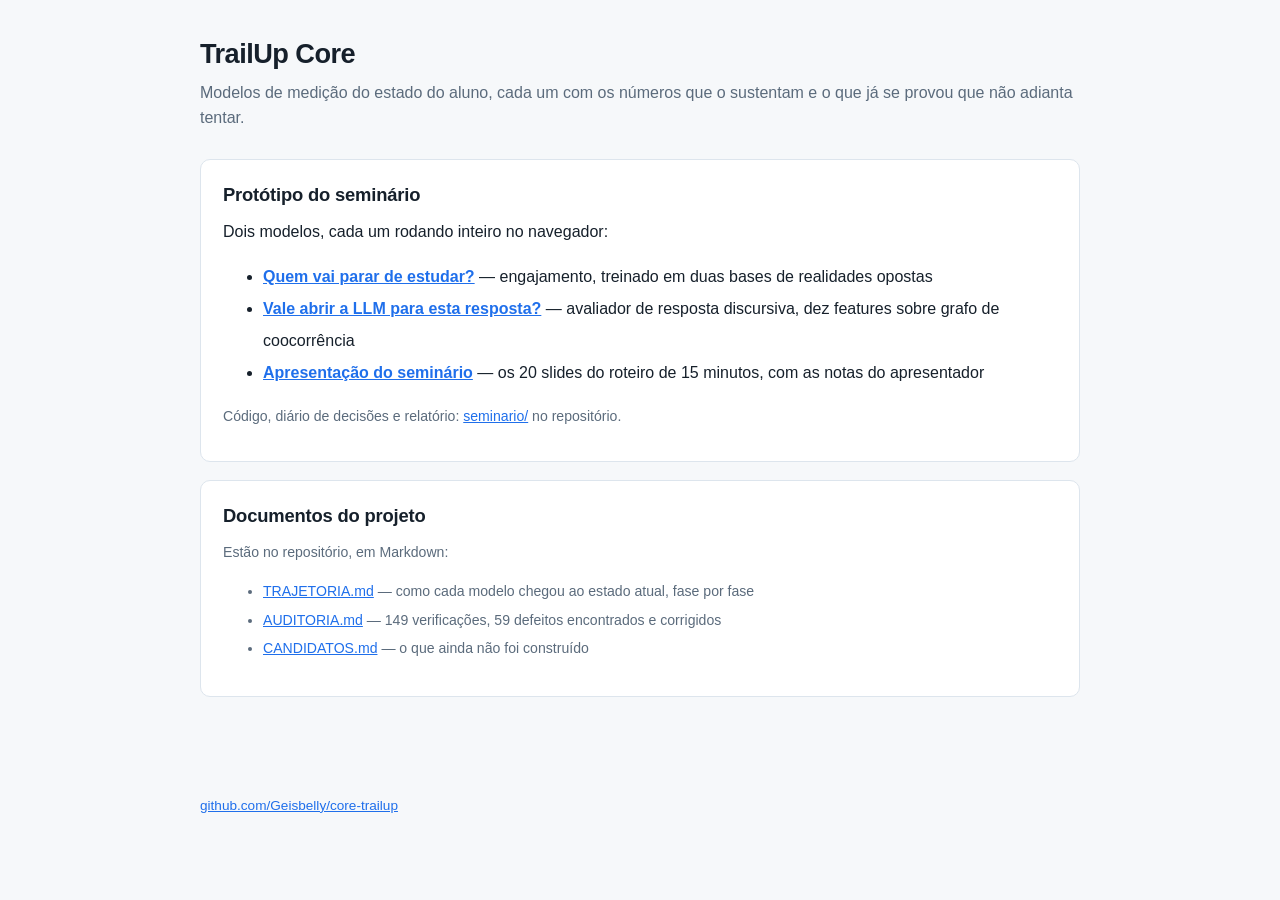
<file: docs/index.html>
<!doctype html>
<html lang="pt-BR">
<head>
<meta charset="utf-8">
<meta name="viewport" content="width=device-width,initial-scale=1">
<title>TrailUp Core</title>
<link rel="stylesheet" href="seminario/estilo.css">
</head>
<body>
<main>
  <h1>TrailUp Core</h1>
  <p class="sub">Modelos de medição do estado do aluno, cada um com os números
  que o sustentam e o que já se provou que não adianta tentar.</p>

  <section>
    <h2 style="margin-top:0">Protótipo do seminário</h2>
    <p style="margin-top:0">Dois modelos, cada um rodando inteiro no navegador:</p>
    <ul style="line-height:2">
      <li><strong><a href="seminario/">Quem vai parar de estudar?</a></strong>
      — engajamento, treinado em duas bases de realidades opostas</li>
      <li><strong><a href="seminario/discursivo.html">Vale abrir a LLM para esta
      resposta?</a></strong> — avaliador de resposta discursiva, dez features
      sobre grafo de coocorrência</li>
      <li><strong><a href="seminario/apresentacao.html">Apresentação do
      seminário</a></strong> — os 20 slides do roteiro de 15 minutos,
      com as notas do apresentador</li>
    </ul>
    <p class="nota">Código, diário de decisões e relatório:
    <a href="https://github.com/Geisbelly/core-trailup/tree/main/seminario">seminario/</a>
    no repositório.</p>
  </section>

  <section>
    <h2 style="margin-top:0">Documentos do projeto</h2>
    <p class="nota" style="margin-top:0">Estão no repositório, em Markdown:</p>
    <ul class="nota" style="line-height:2">
      <li><a href="https://github.com/Geisbelly/core-trailup/blob/main/docs/TRAJETORIA.md">TRAJETORIA.md</a>
      — como cada modelo chegou ao estado atual, fase por fase</li>
      <li><a href="https://github.com/Geisbelly/core-trailup/blob/main/docs/auditoria/AUDITORIA.md">AUDITORIA.md</a>
      — 149 verificações, 59 defeitos encontrados e corrigidos</li>
      <li><a href="https://github.com/Geisbelly/core-trailup/blob/main/docs/CANDIDATOS.md">CANDIDATOS.md</a>
      — o que ainda não foi construído</li>
    </ul>
  </section>
</main>
<footer>
  <a href="https://github.com/Geisbelly/core-trailup">github.com/Geisbelly/core-trailup</a>
</footer>
</body>
</html>
</file>
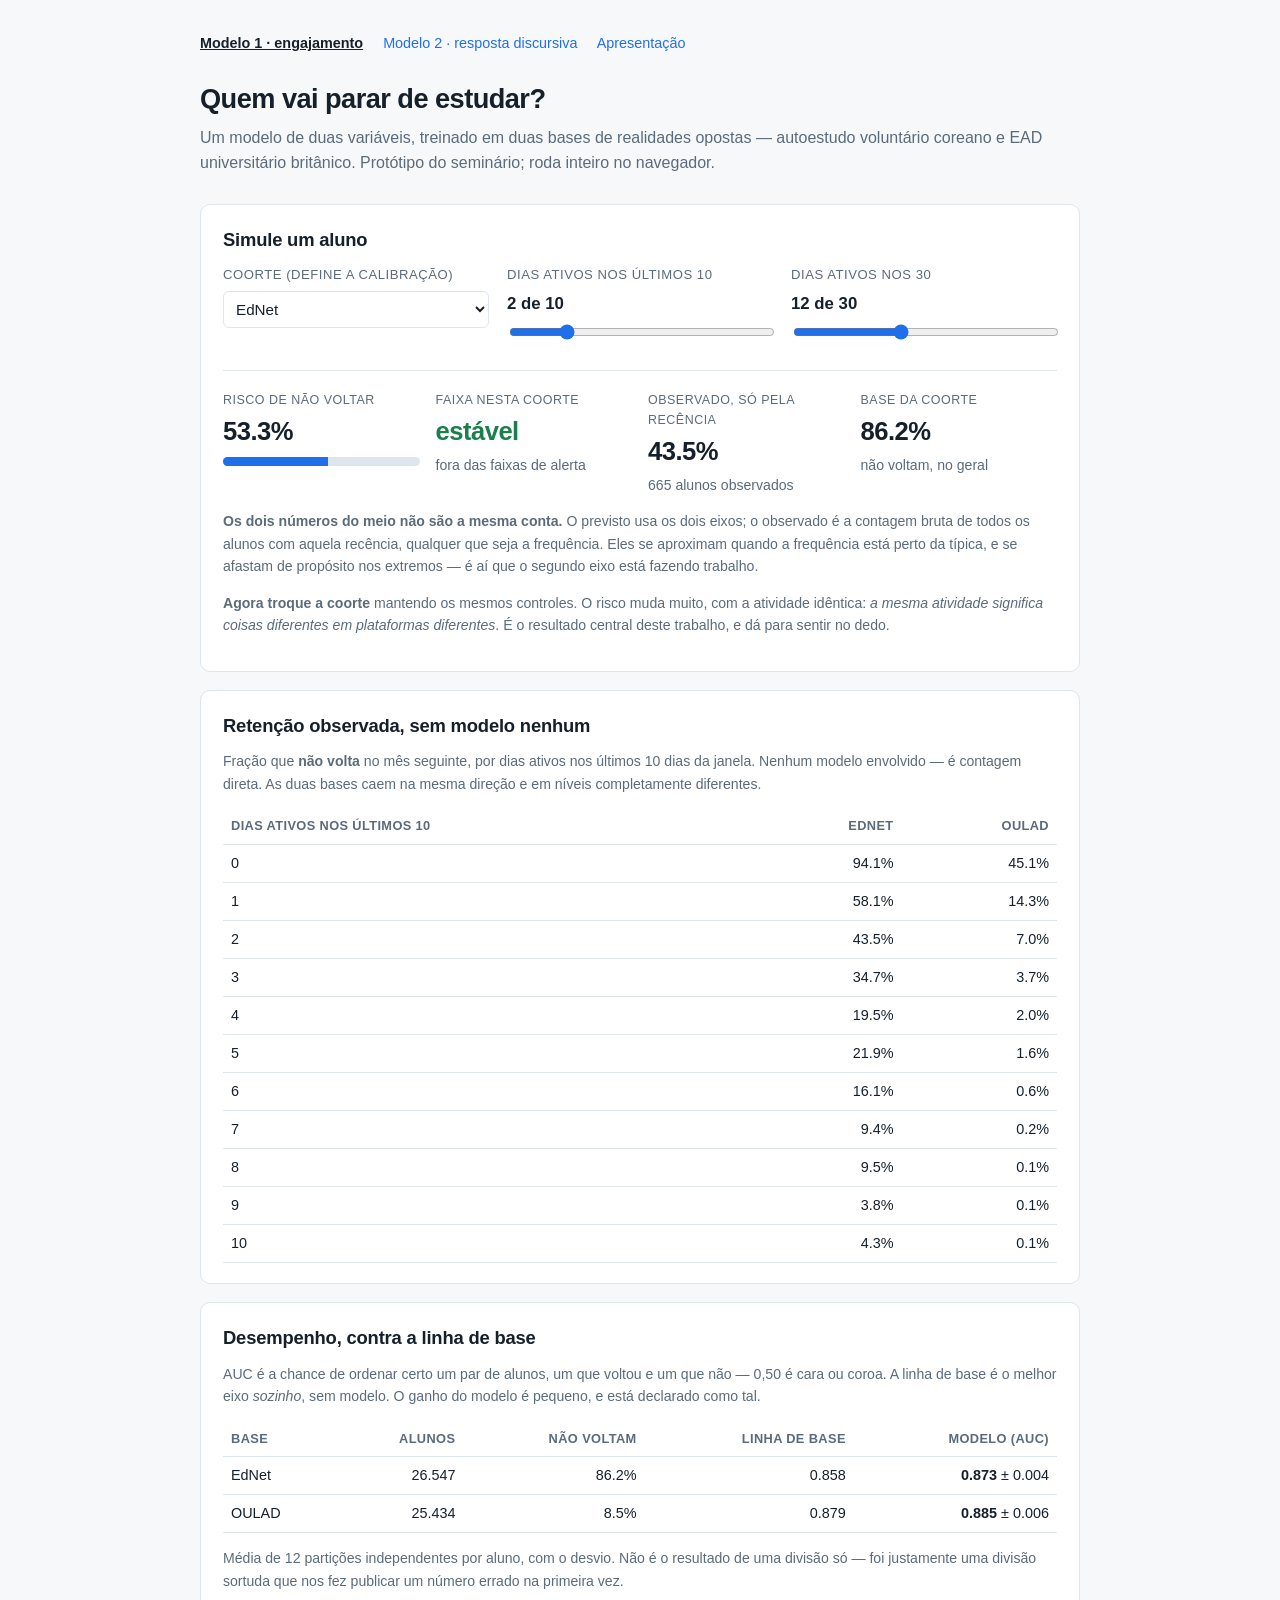
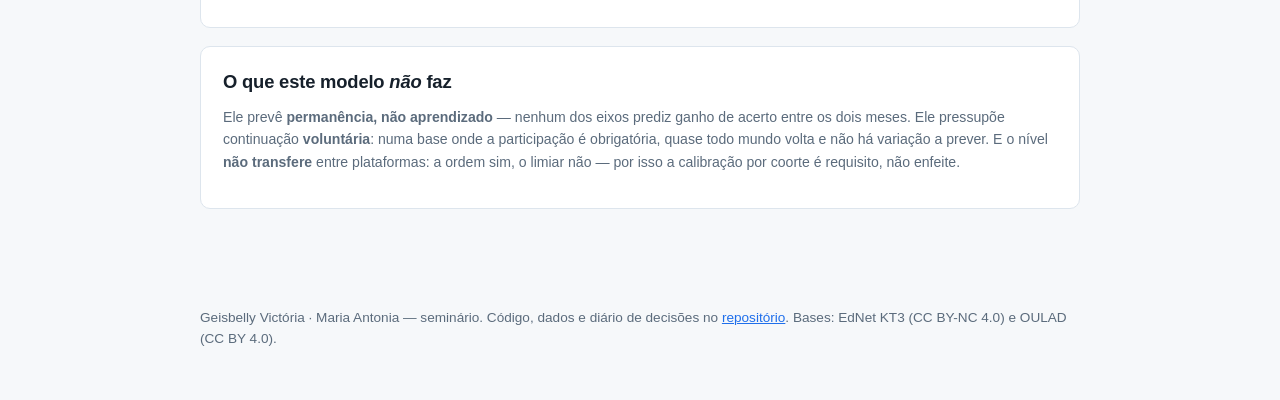
<file: docs/seminario/index.html>
<!doctype html>
<html lang="pt-BR">
<head>
<meta charset="utf-8">
<meta name="viewport" content="width=device-width,initial-scale=1">
<title>Quem vai parar de estudar?</title>
<link rel="stylesheet" href="estilo.css">
<style>
nav{margin-bottom:22px;font-size:.9rem}
nav a{margin-right:16px;text-decoration:none}
nav a[aria-current]{color:var(--tinta);font-weight:600;text-decoration:underline}
</style>
</head>
<body>
<main>
  <nav>
    <a href="./" aria-current="page">Modelo 1 &middot; engajamento</a>
    <a href="discursivo.html">Modelo 2 &middot; resposta discursiva</a>
    <a href="apresentacao.html">Apresenta&ccedil;&atilde;o</a>
  </nav>

  <h1>Quem vai parar de estudar?</h1>
  <p class="sub">Um modelo de duas variáveis, treinado em duas bases de
  realidades opostas — autoestudo voluntário coreano e EAD universitário
  britânico. Protótipo do seminário; roda inteiro no navegador.</p>

  <p id="erro" class="aviso" hidden></p>

  <section>
    <h2 style="margin-top:0">Simule um aluno</h2>
    <div class="campos">
      <div>
        <label for="coorte">Coorte (define a calibração)</label>
        <select id="coorte"></select>
      </div>
      <div>
        <label for="recentes">Dias ativos nos últimos 10</label>
        <div class="valor" id="vr" style="margin-bottom:4px"></div>
        <input type="range" id="recentes" min="0" max="10" value="2">
      </div>
      <div>
        <label for="ativos">Dias ativos nos 30</label>
        <div class="valor" id="va" style="margin-bottom:4px"></div>
        <input type="range" id="ativos" min="0" max="30" value="12">
      </div>
    </div>

    <div class="saida">
      <div class="cartao">
        <div class="rot">Risco de não voltar</div>
        <div class="num" id="risco">—</div>
        <div class="barra"><i id="barra"></i></div>
      </div>
      <div class="cartao">
        <div class="rot">Faixa nesta coorte</div>
        <div class="num" id="faixa">—</div>
        <div class="nota" id="faixaTxt" style="margin-top:2px"></div>
      </div>
      <div class="cartao">
        <div class="rot">Observado, só pela recência</div>
        <div class="num" id="obs">—</div>
        <div class="nota" id="obsN" style="margin-top:2px"></div>
      </div>
      <div class="cartao">
        <div class="rot">Base da coorte</div>
        <div class="num" id="retencao">—</div>
        <div class="nota" style="margin-top:2px">não voltam, no geral</div>
      </div>
    </div>

    <p class="nota"><strong>Os dois números do meio não são a mesma conta.</strong>
    O previsto usa os dois eixos; o observado é a contagem bruta de todos os
    alunos com aquela recência, qualquer que seja a frequência. Eles se
    aproximam quando a frequência está perto da típica, e se afastam de
    propósito nos extremos — é aí que o segundo eixo está fazendo trabalho.</p>
    <p class="nota"><strong>Agora troque a coorte</strong> mantendo os mesmos
    controles. O risco muda muito, com a atividade idêntica: <em>a mesma
    atividade significa coisas diferentes em plataformas diferentes</em>. É o
    resultado central deste trabalho, e dá para sentir no dedo.</p>
  </section>

  <section>
    <h2 style="margin-top:0">Retenção observada, sem modelo nenhum</h2>
    <p class="nota" style="margin-top:0">Fração que <strong>não volta</strong>
    no mês seguinte, por dias ativos nos últimos 10 dias da janela. Nenhum
    modelo envolvido — é contagem direta. As duas bases caem na mesma direção e
    em níveis completamente diferentes.</p>
    <div class="tabela-rolavel" id="ref"></div>
  </section>

  <section>
    <h2 style="margin-top:0">Desempenho, contra a linha de base</h2>
    <p class="nota" style="margin-top:0">AUC é a chance de ordenar certo um par
    de alunos, um que voltou e um que não — 0,50 é cara ou coroa. A linha de
    base é o melhor eixo <em>sozinho</em>, sem modelo. O ganho do modelo é
    pequeno, e está declarado como tal.</p>
    <div class="tabela-rolavel" id="desempenho"></div>
    <p class="nota">Média de 12 partições independentes por aluno, com o desvio.
    Não é o resultado de uma divisão só — foi justamente uma divisão sortuda que
    nos fez publicar um número errado na primeira vez.</p>
  </section>

  <section>
    <h2 style="margin-top:0">O que este modelo <em>não</em> faz</h2>
    <p class="nota" style="margin-top:0">
    Ele prevê <strong>permanência, não aprendizado</strong> — nenhum dos eixos
    prediz ganho de acerto entre os dois meses. Ele pressupõe continuação
    <strong>voluntária</strong>: numa base onde a participação é obrigatória,
    quase todo mundo volta e não há variação a prever. E o nível
    <strong>não transfere</strong> entre plataformas: a ordem sim, o limiar
    não — por isso a calibração por coorte é requisito, não enfeite.</p>
  </section>
</main>
<footer>
  Geisbelly Victória · Maria Antonia — seminário. Código, dados e diário de
  decisões no <a href="https://github.com/Geisbelly/core-trailup/tree/main/seminario">repositório</a>.
  Bases: EdNet KT3 (CC BY-NC 4.0) e OULAD (CC BY 4.0).
</footer>
<script src="app.js"></script>
</body>
</html>
</file>
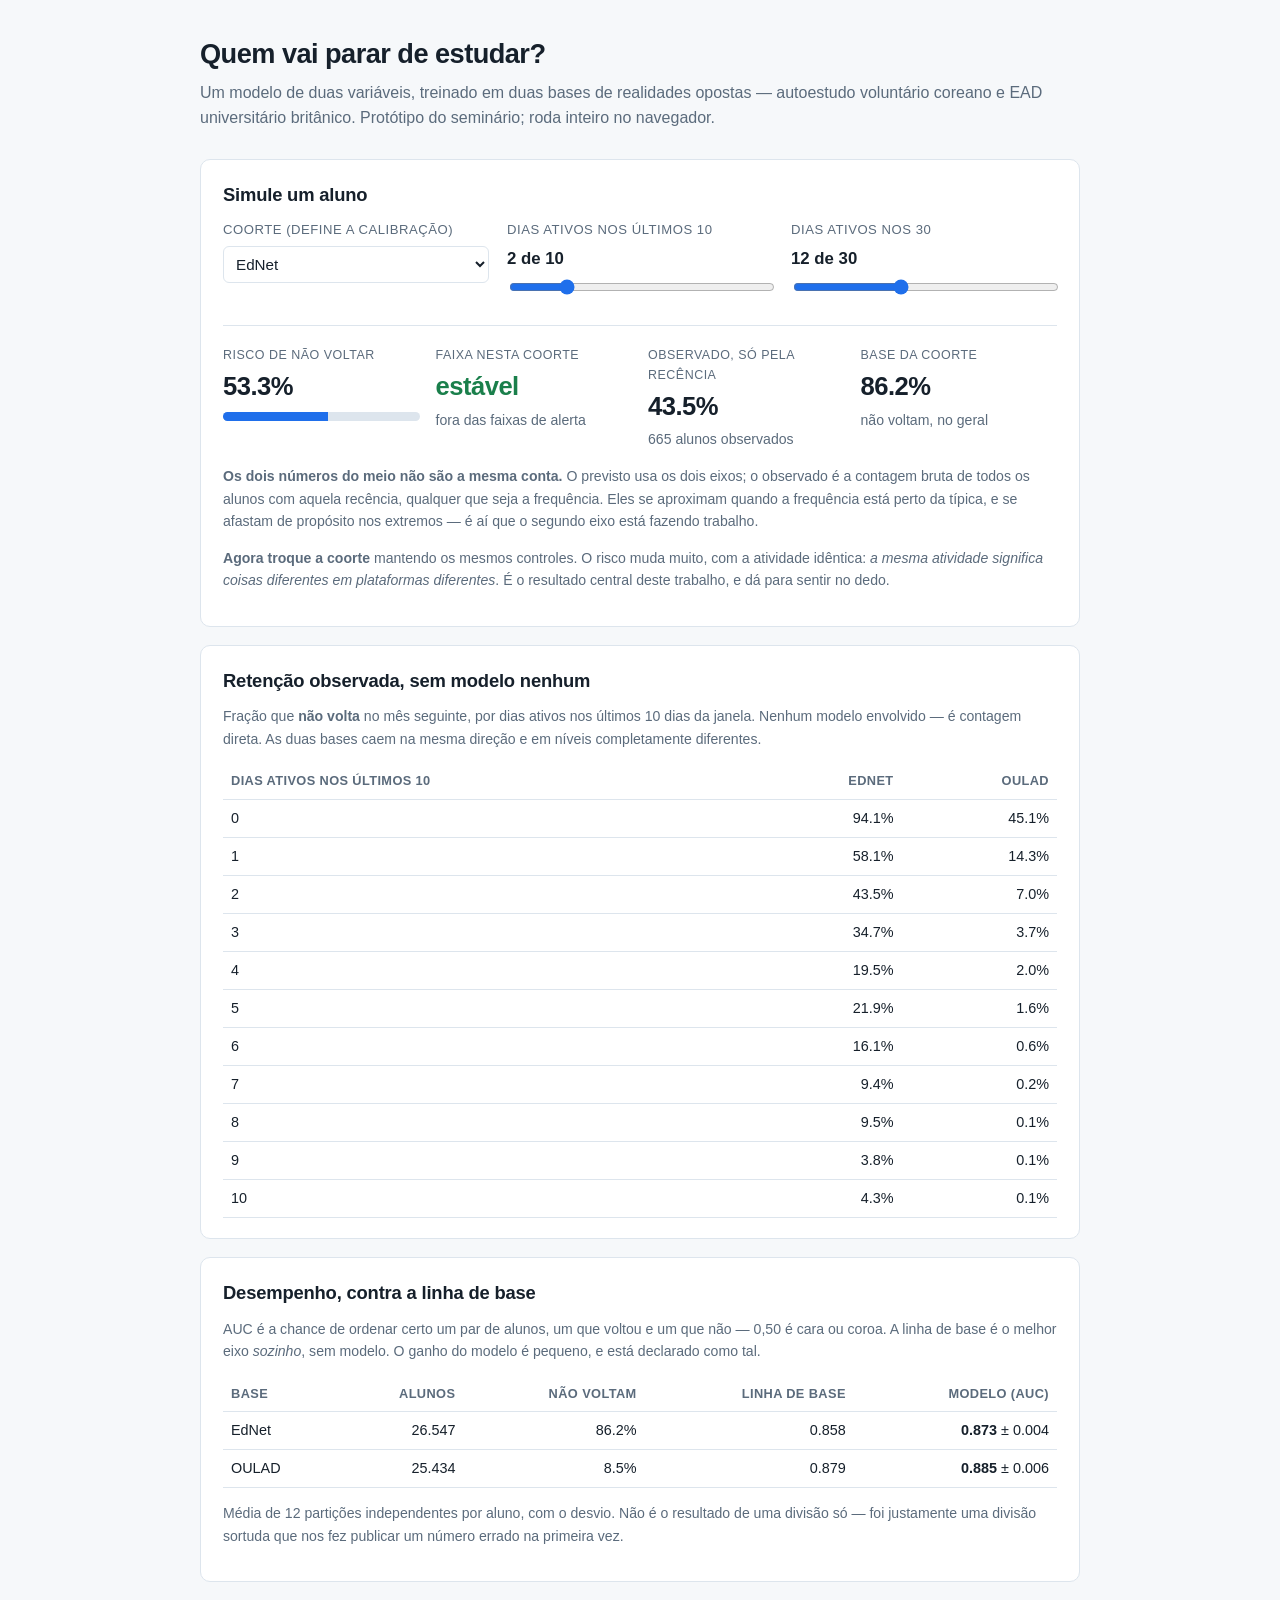
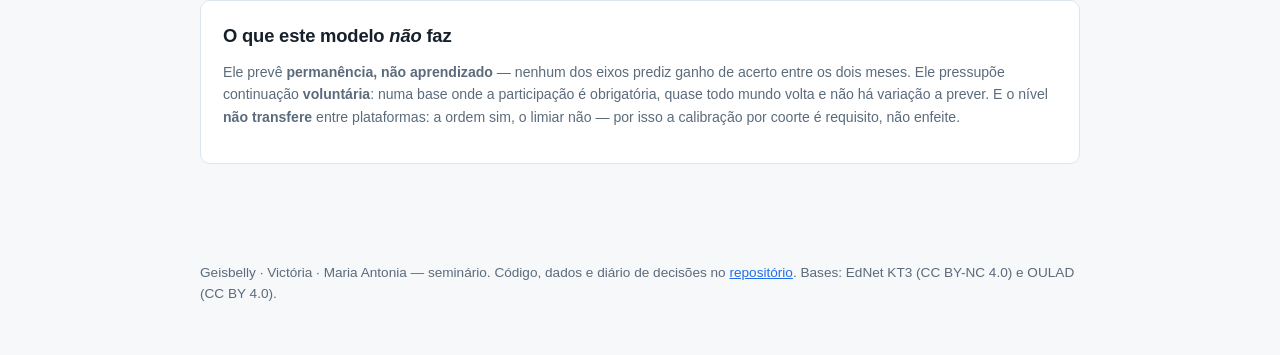
<file: seminario/docs/index.html>
<!doctype html>
<html lang="pt-BR">
<head>
<meta charset="utf-8">
<meta name="viewport" content="width=device-width,initial-scale=1">
<title>Quem vai parar de estudar?</title>
<link rel="stylesheet" href="estilo.css">
</head>
<body>
<main>
  <h1>Quem vai parar de estudar?</h1>
  <p class="sub">Um modelo de duas variáveis, treinado em duas bases de
  realidades opostas — autoestudo voluntário coreano e EAD universitário
  britânico. Protótipo do seminário; roda inteiro no navegador.</p>

  <p id="erro" class="aviso" hidden></p>

  <section>
    <h2 style="margin-top:0">Simule um aluno</h2>
    <div class="campos">
      <div>
        <label for="coorte">Coorte (define a calibração)</label>
        <select id="coorte"></select>
      </div>
      <div>
        <label for="recentes">Dias ativos nos últimos 10</label>
        <div class="valor" id="vr" style="margin-bottom:4px"></div>
        <input type="range" id="recentes" min="0" max="10" value="2">
      </div>
      <div>
        <label for="ativos">Dias ativos nos 30</label>
        <div class="valor" id="va" style="margin-bottom:4px"></div>
        <input type="range" id="ativos" min="0" max="30" value="12">
      </div>
    </div>

    <div class="saida">
      <div class="cartao">
        <div class="rot">Risco de não voltar</div>
        <div class="num" id="risco">—</div>
        <div class="barra"><i id="barra"></i></div>
      </div>
      <div class="cartao">
        <div class="rot">Faixa nesta coorte</div>
        <div class="num" id="faixa">—</div>
        <div class="nota" id="faixaTxt" style="margin-top:2px"></div>
      </div>
      <div class="cartao">
        <div class="rot">Observado, só pela recência</div>
        <div class="num" id="obs">—</div>
        <div class="nota" id="obsN" style="margin-top:2px"></div>
      </div>
      <div class="cartao">
        <div class="rot">Base da coorte</div>
        <div class="num" id="retencao">—</div>
        <div class="nota" style="margin-top:2px">não voltam, no geral</div>
      </div>
    </div>

    <p class="nota"><strong>Os dois números do meio não são a mesma conta.</strong>
    O previsto usa os dois eixos; o observado é a contagem bruta de todos os
    alunos com aquela recência, qualquer que seja a frequência. Eles se
    aproximam quando a frequência está perto da típica, e se afastam de
    propósito nos extremos — é aí que o segundo eixo está fazendo trabalho.</p>
    <p class="nota"><strong>Agora troque a coorte</strong> mantendo os mesmos
    controles. O risco muda muito, com a atividade idêntica: <em>a mesma
    atividade significa coisas diferentes em plataformas diferentes</em>. É o
    resultado central deste trabalho, e dá para sentir no dedo.</p>
  </section>

  <section>
    <h2 style="margin-top:0">Retenção observada, sem modelo nenhum</h2>
    <p class="nota" style="margin-top:0">Fração que <strong>não volta</strong>
    no mês seguinte, por dias ativos nos últimos 10 dias da janela. Nenhum
    modelo envolvido — é contagem direta. As duas bases caem na mesma direção e
    em níveis completamente diferentes.</p>
    <div class="tabela-rolavel" id="ref"></div>
  </section>

  <section>
    <h2 style="margin-top:0">Desempenho, contra a linha de base</h2>
    <p class="nota" style="margin-top:0">AUC é a chance de ordenar certo um par
    de alunos, um que voltou e um que não — 0,50 é cara ou coroa. A linha de
    base é o melhor eixo <em>sozinho</em>, sem modelo. O ganho do modelo é
    pequeno, e está declarado como tal.</p>
    <div class="tabela-rolavel" id="desempenho"></div>
    <p class="nota">Média de 12 partições independentes por aluno, com o desvio.
    Não é o resultado de uma divisão só — foi justamente uma divisão sortuda que
    nos fez publicar um número errado na primeira vez.</p>
  </section>

  <section>
    <h2 style="margin-top:0">O que este modelo <em>não</em> faz</h2>
    <p class="nota" style="margin-top:0">
    Ele prevê <strong>permanência, não aprendizado</strong> — nenhum dos eixos
    prediz ganho de acerto entre os dois meses. Ele pressupõe continuação
    <strong>voluntária</strong>: numa base onde a participação é obrigatória,
    quase todo mundo volta e não há variação a prever. E o nível
    <strong>não transfere</strong> entre plataformas: a ordem sim, o limiar
    não — por isso a calibração por coorte é requisito, não enfeite.</p>
  </section>
</main>
<footer>
  Geisbelly · Victória · Maria Antonia — seminário. Código, dados e diário de
  decisões no <a href="https://github.com/Geisbelly/seminario-engajamento">repositório</a>.
  Bases: EdNet KT3 (CC BY-NC 4.0) e OULAD (CC BY 4.0).
</footer>
<script src="app.js"></script>
</body>
</html>
</file>
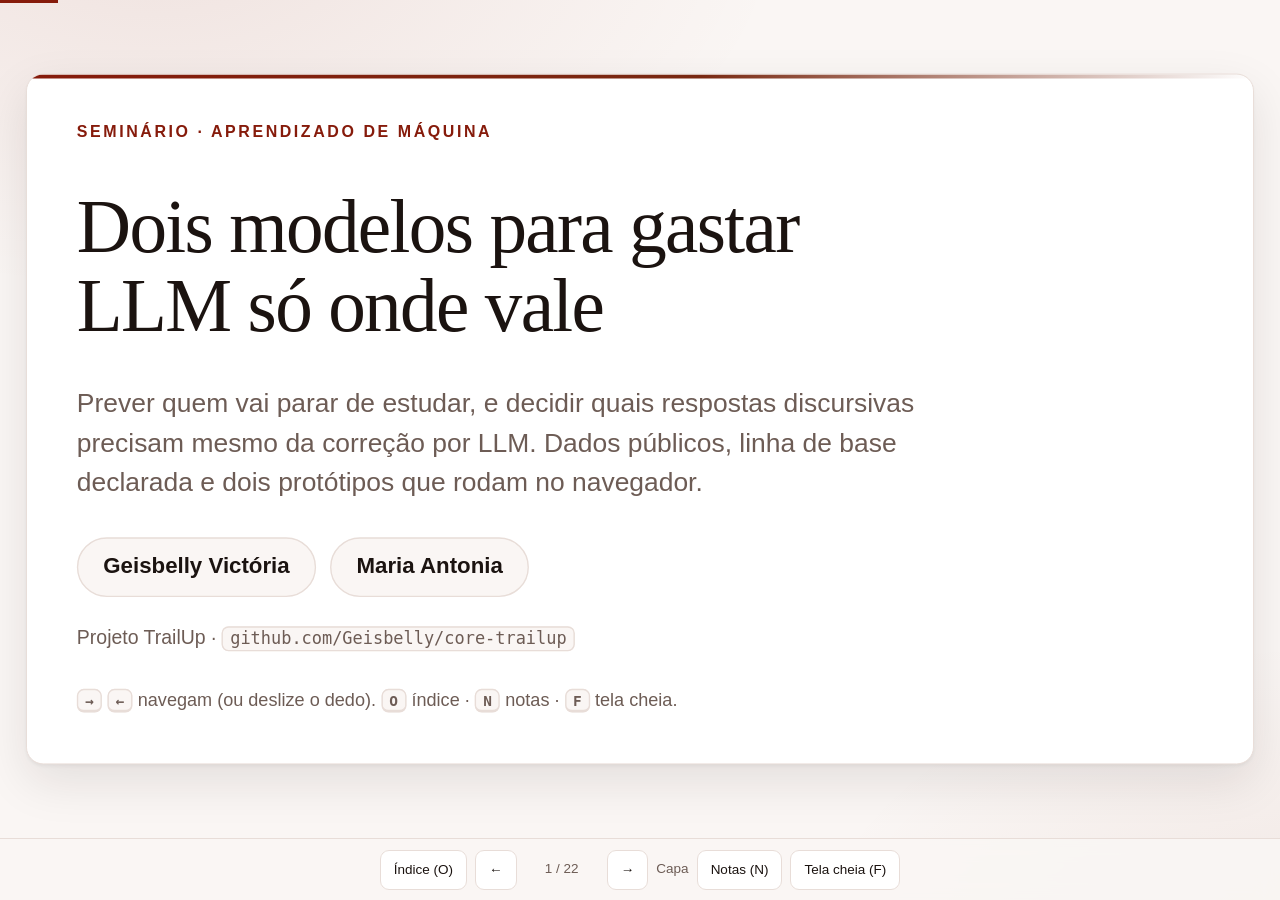
<file: docs/seminario/apresentacao.html>
<!doctype html>
<html lang="pt-BR">
<head>
<meta charset="utf-8">
<meta name="viewport" content="width=device-width,initial-scale=1,viewport-fit=cover">
<title>Dois modelos para gastar LLM só onde vale — seminário</title>
<meta name="description" content="Apresentação do seminário: previsão de engajamento e avaliação de resposta discursiva. Geisbelly Victória e Maria Antonia.">
<style>
:root{
  --vinho:#861B0B; --ferrugem:#792912;
  --fundo:#faf6f4; --papel:#fff; --tinta:#1b1310; --fraco:#6d5c55;
  --linha:#e8ddd8; --acento:#861B0B; --acento2:#792912;
  --ok:#2c6a46; --alerta:#a8260f;
  --sombra:0 2px 4px rgba(27,19,16,.05),0 18px 50px rgba(27,19,16,.10);
  --serif:Georgia,"Iowan Old Style","Times New Roman",ui-serif,serif;
  --sans:-apple-system,BlinkMacSystemFont,"Segoe UI",Roboto,Helvetica,Arial,sans-serif;
  --mono:ui-monospace,SFMono-Regular,Menlo,Consolas,monospace;
}
@media (prefers-color-scheme:dark){
  :root{--fundo:#0D1117; --papel:#151a21; --tinta:#f1ece9; --fraco:#a1938c;
    --linha:#272e37; --acento:#e0673f; --acento2:#c14a28; --ok:#5cc28a; --alerta:#f07a55;
    --sombra:0 2px 4px rgba(0,0,0,.4),0 18px 50px rgba(0,0,0,.45);}
}
*{box-sizing:border-box}
html,body{height:100%;overflow:hidden}
body{margin:0;background:var(--fundo);color:var(--tinta);font:16px/1.55 var(--sans);
  -webkit-font-smoothing:antialiased;
  background-image:
    radial-gradient(900px 520px at 12% -8%, color-mix(in srgb,var(--vinho) 9%,transparent), transparent 70%),
    radial-gradient(760px 460px at 105% 108%, color-mix(in srgb,var(--ferrugem) 8%,transparent), transparent 72%)}

/* ---- palco de proporcao fixa: o slide inteiro escala para caber ---- */
#palco{position:fixed;left:0;right:0;top:0;bottom:62px;overflow:hidden}
#deck{position:absolute;left:50%;top:50%;width:1280px;height:720px;
  transform:translate(-50%,-50%) scale(var(--s,1));transform-origin:center center}
.slide{position:absolute;inset:0;display:none;flex-direction:column;overflow:hidden;
  background:var(--papel);border:1px solid var(--linha);border-radius:18px;
  box-shadow:var(--sombra);padding:40px 52px 34px}
.slide.ativo{display:flex}
.slide::before{content:"";position:absolute;inset:0 0 auto 0;height:4px;border-radius:18px 18px 0 0;
  background:linear-gradient(90deg,var(--vinho),var(--ferrugem) 55%,transparent)}
.fit{width:calc(100% / var(--k,1));transform-origin:top left;transform:scale(var(--k,1))}
#deck[data-modo="retrato"]{width:440px;height:812px}
#deck[data-modo="retrato"] .slide{padding:24px 22px 20px;border-radius:14px}

/* ---- tipografia ---- */
.topo{display:flex;align-items:baseline;gap:11px;flex-wrap:wrap;margin-bottom:12px}
.secao{font-size:11.5px;letter-spacing:.14em;text-transform:uppercase;color:var(--acento);font-weight:700}
.tempo{font-size:11px;letter-spacing:.06em;text-transform:uppercase;color:var(--fraco);
  border:1px solid var(--linha);border-radius:20px;padding:3px 10px}
h1{font-family:var(--serif);font-weight:400;font-size:54px;line-height:1.06;margin:0 0 14px;
  letter-spacing:-.022em}
h2{font-family:var(--serif);font-weight:400;font-size:33px;line-height:1.14;margin:0 0 14px;
  letter-spacing:-.015em}
h3{font-size:12px;text-transform:uppercase;letter-spacing:.1em;color:var(--fraco);margin:0 0 8px;
  font-weight:700}
p{margin:0 0 11px;max-width:74ch}
.chamada{font-size:19px;line-height:1.5;color:var(--fraco);max-width:58ch;margin:0 0 4px}
.destaque{font-family:var(--serif);font-size:21px;line-height:1.3;border-left:3px solid var(--vinho);
  padding:2px 0 2px 16px;margin:6px 0 12px;max-width:52ch}
.nota{font-size:14px;line-height:1.5;color:var(--fraco);max-width:88ch}
strong{font-weight:640}
a{color:var(--acento)}
code{font-family:var(--mono)}
p code,li code,td code,.def code{background:var(--fundo);border:1px solid var(--linha);
  padding:1px 5px;border-radius:5px;font-size:.87em}
pre{background:var(--fundo);border:1px solid var(--linha);border-radius:10px;padding:12px 14px;
  overflow-x:auto;margin:0 0 12px;font-family:var(--mono);font-size:13.5px;line-height:1.65}

/* ---- definicao ---- */
.def{border:1px solid var(--linha);border-left:3px solid var(--acento2);border-radius:0 10px 10px 0;
  padding:12px 15px;margin:0 0 12px;background:var(--fundo)}
.def .t{font-size:11.5px;text-transform:uppercase;letter-spacing:.1em;color:var(--acento);
  font-weight:700;margin-bottom:4px}
.def p{margin:0;font-size:15px;max-width:82ch}

/* ---- listas ---- */
ul,ol{margin:0 0 12px;padding-left:1.2em;max-width:76ch}
li{margin-bottom:7px}
ul.limpa{list-style:none;padding:0}
ul.limpa li{padding-left:1.4em;position:relative}
ul.limpa li::before{content:"";position:absolute;left:0;top:.62em;width:8px;height:2px;
  background:var(--acento)}

/* ---- cartoes ---- */
.cartoes{display:grid;gap:12px;margin:2px 0 12px;grid-template-columns:repeat(auto-fit,minmax(190px,1fr))}
.cartao{border:1px solid var(--linha);border-radius:11px;padding:13px 15px;background:var(--fundo);
  transition:transform .2s cubic-bezier(.22,1,.36,1),border-color .2s,box-shadow .2s}
.cartao:hover{transform:translateY(-3px);border-color:var(--acento);
  box-shadow:0 8px 22px color-mix(in srgb,var(--vinho) 12%,transparent)}
.cartao .rot{font-size:11px;text-transform:uppercase;letter-spacing:.07em;color:var(--fraco);font-weight:700}
.cartao .num{font-family:var(--serif);font-size:30px;line-height:1.1;letter-spacing:-.02em;
  margin:5px 0 2px;font-variant-numeric:tabular-nums}
.cartao .pe{font-size:13px;line-height:1.4;color:var(--fraco)}
.cartao.forte{border-color:var(--acento);background:color-mix(in srgb,var(--acento) 8%,var(--papel))}
.cartao.forte .num{color:var(--acento)}

/* ---- tabelas ---- */
.rolavel{overflow-x:auto;margin:0 0 12px;border:1px solid var(--linha);border-radius:11px}
table{width:100%;border-collapse:collapse;font-size:14.5px;font-variant-numeric:tabular-nums}
th,td{text-align:right;padding:8px 12px;border-bottom:1px solid var(--linha);vertical-align:top}
th{white-space:nowrap;font-weight:700;color:var(--fraco);font-size:11px;text-transform:uppercase;
  letter-spacing:.07em;background:var(--fundo)}
th:first-child,td:first-child{text-align:left;min-width:7em}
td.texto,th.texto{text-align:left;white-space:normal}
tbody tr:last-child td{border-bottom:0}
tr.marca td{background:color-mix(in srgb,var(--acento) 9%,transparent);font-weight:640}
td.ok{color:var(--ok)} td.alerta{color:var(--alerta)}
.rolavel tbody tr{transition:background .15s}
.rolavel tbody tr:hover td{background:color-mix(in srgb,var(--acento) 5%,transparent)}
#deck[data-modo="retrato"] table{font-size:12.5px}
#deck[data-modo="retrato"] th,#deck[data-modo="retrato"] td{padding:6px 8px}

/* ---- colunas ---- */
.duas{display:grid;gap:26px;grid-template-columns:repeat(auto-fit,minmax(250px,1fr))}
.duas > div{min-width:0}

/* ---- figuras ---- */
figure{margin:0 0 12px}
figure svg{width:100%;height:auto;display:block}
figcaption{font-size:13px;line-height:1.45;color:var(--fraco);margin-top:7px;max-width:88ch}
svg .r{font:700 11px var(--sans);fill:var(--fraco);letter-spacing:.06em;text-transform:uppercase}
svg .t{font:13px var(--sans);fill:var(--tinta)}
svg .m{font:12px var(--mono);fill:var(--tinta)}

/* ---- capa ---- */
.selo{display:inline-block;font-size:11.5px;letter-spacing:.16em;text-transform:uppercase;
  color:var(--acento);font-weight:700;margin-bottom:18px}
.autoras{display:flex;flex-wrap:wrap;gap:10px;margin:24px 0 6px}
.autoras span{border:1px solid var(--linha);border-radius:30px;padding:8px 18px;font-weight:600;
  background:var(--fundo);font-size:16px}
.teclas{color:var(--fraco);font-size:13px;margin-top:22px}
kbd{font:600 .8em var(--mono);border:1px solid var(--linha);border-bottom-width:2px;border-radius:5px;
  padding:1px 5px;background:var(--fundo)}
#deck[data-modo="retrato"] h1{font-size:34px}
#deck[data-modo="retrato"] h2{font-size:24px}
#deck[data-modo="retrato"] .chamada{font-size:16px}

/* ---- revelacoes ---- */
.cresce{transform-box:fill-box;transform-origin:left center}
.slide.ativo .cresce{animation:cresce .75s cubic-bezier(.22,1,.36,1) both;animation-delay:var(--d,0s)}
@keyframes cresce{from{transform:scaleX(.001)}to{transform:scaleX(1)}}
.slide.ativo .pulsa{animation:pulsa .6s cubic-bezier(.22,1,.36,1) both;animation-delay:var(--d,.1s)}
@keyframes pulsa{from{opacity:0;transform:scale(.5)}to{opacity:1;transform:scale(1)}}
.desenha{stroke-dasharray:var(--len,600);stroke-dashoffset:var(--len,600)}
.slide.ativo .desenha{animation:desenha 1s ease forwards;animation-delay:var(--d,.15s)}
@keyframes desenha{to{stroke-dashoffset:0}}
.slide.ativo .surge{animation:surge .5s ease both;animation-delay:var(--d,0s)}
@keyframes surge{from{opacity:0;transform:translateY(8px)}to{opacity:1;transform:none}}
@media (prefers-reduced-motion:reduce){
  .slide.ativo .cresce,.slide.ativo .pulsa,.slide.ativo .desenha,.slide.ativo .surge{animation:none}
  .desenha{stroke-dashoffset:0}
  .cartao:hover{transform:none}
}

/* ---- notas do apresentador ---- */
.notas{display:none;margin-top:14px;padding-top:12px;border-top:1px dashed var(--linha);
  font-size:13px;line-height:1.5;color:var(--fraco)}
body.com-notas .slide.ativo .notas{display:block}

/* ---- progresso e HUD ---- */
#progresso{position:fixed;top:0;left:0;height:3px;z-index:40;width:0;
  background:linear-gradient(90deg,var(--vinho),var(--acento));transition:width .2s ease}
#hud{position:fixed;bottom:0;left:0;right:0;z-index:30;display:flex;align-items:center;gap:8px;
  justify-content:center;padding:10px 14px;height:62px;
  background:color-mix(in srgb,var(--fundo) 88%,transparent);backdrop-filter:blur(10px);
  border-top:1px solid var(--linha)}
#hud button{font:inherit;font-size:13.5px;cursor:pointer;color:var(--tinta);background:var(--papel);
  border:1px solid var(--linha);border-radius:9px;padding:8px 13px;min-height:40px;line-height:1}
#hud button:hover{border-color:var(--acento);color:var(--acento)}
#hud button:focus-visible,#indice button:focus-visible{outline:2px solid var(--acento);outline-offset:2px}
#conta{font-variant-numeric:tabular-nums;font-size:13.5px;color:var(--fraco);min-width:5.5em;
  text-align:center}
#titulo-atual{font-size:13.5px;color:var(--fraco);max-width:26vw;overflow:hidden;
  text-overflow:ellipsis;white-space:nowrap}
.largo{display:inline}
@media (max-width:820px){.largo{display:none}#titulo-atual{display:none}#hud button{padding:8px 11px}}

/* ---- indice ---- */
#indice{position:fixed;inset:0;z-index:50;background:var(--fundo);overflow-y:auto;padding:28px 18px 90px}
#indice[hidden]{display:none}
#indice .interno{max-width:1040px;margin:0 auto}
#indice h2{margin-bottom:2px;font-size:28px}
#indice ol{list-style:none;padding:0;margin:16px 0 0;display:grid;gap:8px;
  grid-template-columns:repeat(auto-fill,minmax(270px,1fr));max-width:none}
#indice button{display:flex;gap:12px;width:100%;text-align:left;font:inherit;font-size:14.5px;
  cursor:pointer;color:var(--tinta);background:var(--papel);border:1px solid var(--linha);
  border-radius:10px;padding:10px 13px;align-items:baseline}
#indice button:hover{border-color:var(--acento)}
#indice button b{color:var(--acento);font-variant-numeric:tabular-nums;min-width:1.7em}
#indice button[aria-current]{border-color:var(--acento);
  background:color-mix(in srgb,var(--acento) 9%,var(--papel))}

/* ---- impressao: um slide por pagina ---- */
@media print{
  @page{size:landscape;margin:10mm}
  :root{--fundo:#fff;--papel:#fff;--tinta:#000;--fraco:#444;--linha:#ccc;--sombra:none}
  html,body{overflow:visible;height:auto;background-image:none}
  #hud,#progresso,#indice{display:none!important}
  #palco{position:static;inset:auto;overflow:visible}
  #deck{position:static;width:auto;height:auto;transform:none}
  .slide{position:static;display:flex!important;break-after:page;page-break-after:always;
    border:0;border-radius:0;box-shadow:none;padding:0 0 10mm;overflow:visible;min-height:0}
  .slide::before{display:none}
  .fit{transform:none!important}
  .notas{display:block!important}
}
</style>
</head>
<body>
<div id="progresso"></div>
<main id="palco">
<div id="deck">
<section class="slide capa" data-titulo="Capa">
<span class="selo">Seminário · aprendizado de máquina</span>
<h1>Dois modelos para gastar<br>LLM só onde vale</h1>
<p class="chamada">Prever quem vai parar de estudar, e decidir quais respostas discursivas
precisam mesmo da correção por LLM. Dados públicos, linha de base declarada e dois
protótipos que rodam no navegador.</p>
<div class="autoras"><span>Geisbelly Victória</span><span>Maria Antonia</span></div>
<p class="nota">Projeto TrailUp · <code>github.com/Geisbelly/core-trailup</code></p>
<p class="teclas"><kbd>→</kbd> <kbd>←</kbd> navegam (ou deslize o dedo).
<kbd>O</kbd> índice · <kbd>N</kbd> notas · <kbd>F</kbd> tela cheia.</p>
<aside class="notas">Abertura, 30 s. Nome das duas, e a frase que amarra o trabalho: os dois modelos existem para decidir onde gastar uma chamada cara de LLM.</aside>
</section>
<section class="slide" data-titulo="Roteiro">
<div class="topo"><span class="secao">Roteiro</span><span class="tempo">0–1 min</span></div>
<h2>O que vem pela frente</h2>
<div class="rolavel">
<table>
<thead><tr><th>Bloco</th><th class="texto">Conteúdo</th><th>Tempo</th></tr></thead>
<tbody>
<tr><td>Problema</td><td class="texto">as duas perguntas e por que elas custam dinheiro</td><td>3 min</td></tr>
<tr><td>Dados</td><td class="texto">as bases públicas e como foram preparadas</td><td>3 min</td></tr>
<tr><td>Método</td><td class="texto">os eixos, a regressão logística, o grafo de coocorrência</td><td>4 min</td></tr>
<tr><td>Resultados</td><td class="texto">cada número ao lado da sua linha de base</td><td>3 min</td></tr>
<tr><td>Limites</td><td class="texto">o que não funcionou, os erros, o que falta</td><td>2 min</td></tr>
</tbody>
</table>
</div>
<p>Os dois modelos respondem à mesma pergunta de fundo: uma chamada de LLM custa tempo e
dinheiro, e não dá para fazer uma por aluno ou uma por resposta. Quem decide onde gastar
precisa ser barato.</p>
<aside class="notas">Mostrar rápido. Serve para a banca saber que a parte de limitações existe e não vai ser pulada.</aside>
</section>
<section class="slide" data-titulo="Problema 1: abandono">
<div class="topo"><span class="secao">Modelo 1 · problema</span><span class="tempo">1–3 min</span></div>
<h2>O aluno não cancela. Ele para de aparecer</h2>
<p>Plataforma de estudo não tem aviso de saída. A pessoa vai espaçando as sessões até sumir,
e quando alguém percebe já passou o momento de agir.</p>
<p>A pergunta: olhando quatro semanas de comportamento, dá para saber quem não volta no mês
seguinte? Se der, uma ação barata pode ir para quem precisa, em vez de ir para todo mundo.</p>
<div class="def">
<div class="t">Por que isso não é igual em toda plataforma</div>
<p>Em curso obrigatório quase todo mundo volta, porque tem nota e presença. Em aplicativo de
autoestudo quase ninguém volta, porque não custa nada parar. Um modelo treinado em uma dessas
realidades não sabe em qual das duas está sendo usado.</p>
</div>
<aside class="notas">Plantar aqui a ideia das duas bases. O slide 5 só confirma com número o que já foi dito em palavras.</aside>
</section>
<section class="slide" data-titulo="Problema 2: correção">
<div class="topo"><span class="secao">Modelo 2 · problema</span><span class="tempo">1–3 min</span></div>
<h2>Corrigir texto aberto com LLM custa por resposta</h2>
<p>Mandar toda resposta discursiva para uma LLM significa pagar e esperar por cada uma. Não
mandar nenhuma significa não corrigir. Queríamos saber se dá para resolver as pontas sozinhos.</p>
<ul class="limpa">
<li>A resposta em branco não precisa de LLM para ser reprovada.</li>
<li>A que cobre o gabarito inteiro não precisa de LLM para passar.</li>
<li>O meio é onde a decisão é difícil, e é só ele que deveria custar.</li>
</ul>
<div class="cartoes">
<div class="cartao"><div class="rot">Uma chamada de LLM</div><div class="num">1–3 s</div>
<div class="pe">por resposta, mais o custo da API</div></div>
<div class="cartao forte"><div class="rot">O modelo que fizemos</div><div class="num">167 µs</div>
<div class="pe">por resposta, sem rede</div></div>
</div>
<aside class="notas">Ganho lateral: enquanto a LLM processa, o aluno pode receber a lista dos conceitos do gabarito que não apareceram. 167 µs é tempo medido, não estimativa.</aside>
</section>
<section class="slide" data-titulo="As duas bases">
<div class="topo"><span class="secao">Dados · modelo 1</span><span class="tempo">3–6 min</span></div>
<h2>Duas bases escolhidas por serem opostas</h2>
<div class="rolavel">
<table>
<thead><tr><th>Base</th><th class="texto">O que é</th><th>Alunos</th><th>Não voltam</th></tr></thead>
<tbody>
<tr><td>EdNet KT3</td><td class="texto">autoestudo de inglês, adulto, coreano. Sem turma e sem
matrícula: continuar é decisão de quem estuda</td><td>26.547</td><td class="alerta">86,2%</td></tr>
<tr><td>OULAD</td><td class="texto">universidade britânica a distância, com turma, professor e
abandono registrado</td><td>25.434</td><td class="ok">8,5%</td></tr>
<tr class="marca"><td>Painel completo</td><td class="texto"></td><td>51.981</td><td></td></tr>
</tbody>
</table>
</div>
<figure>
<svg viewBox="0 0 700 92" role="img" aria-label="Barras: 86,2% no EdNet contra 8,5% no OULAD">
<text class="t" x="0" y="27" dominant-baseline="middle">EdNet KT3</text>
<rect x="120" y="14" width="530" height="26" rx="6" fill="var(--linha)" opacity=".55"/>
<rect class="cresce" x="120" y="14" width="457" height="26" rx="6" fill="var(--acento)" opacity=".8"/>
<text class="m" x="589" y="27" dominant-baseline="middle">86,2%</text>
<text class="t" x="0" y="71" dominant-baseline="middle">OULAD</text>
<rect x="120" y="58" width="530" height="26" rx="6" fill="var(--linha)" opacity=".55"/>
<rect class="cresce" style="--d:.12s" x="120" y="58" width="45" height="26" rx="6" fill="var(--ok)" opacity=".8"/>
<text class="m" x="177" y="71" dominant-baseline="middle">8,5%</text>
</svg>
<figcaption>Fração que não volta no mês seguinte. Mesma janela de 30 dias, duas plataformas.</figcaption>
</figure>
<p class="nota">EdNet KT3, CC BY-NC 4.0. OULAD, CC BY 4.0. Os arquivos não estão no
repositório porque o EdNet sozinho tem 4,2 GB; os scripts dizem onde baixar.</p>
<aside class="notas">Um eixo que funcione nas duas está descrevendo engajamento; um que funcione só numa está descrevendo aquela plataforma. Dizer as licenças em voz alta, o enunciado pede origem dos dados.</aside>
</section>
<section class="slide" data-titulo="O corpus classEx">
<div class="topo"><span class="secao">Dados · modelo 2</span><span class="tempo">3–6 min</span></div>
<h2>classEx: 1.167 respostas, cada uma avaliada três vezes</h2>
<div class="cartoes">
<div class="cartao"><div class="rot">Respostas</div><div class="num">1.167</div>
<div class="pe">de 249 alunos, em 8 tarefas</div></div>
<div class="cartao"><div class="rot">Idioma</div><div class="num">alemão</div>
<div class="pe">macroeconomia, universitário</div></div>
<div class="cartao"><div class="rot">Nota média</div><div class="num">3,50</div>
<div class="pe">desvio 0,70, escala de 1 a 5</div></div>
<div class="cartao forte"><div class="rot">Notas por resposta</div><div class="num">3</div>
<div class="pe">execuções do GPT-4</div></div>
</div>
<figure>
<svg viewBox="0 0 700 100" role="img" aria-label="Uma linha do corpus recebe três notas do GPT-4, cuja média vira o alvo">
<rect x="0" y="12" width="196" height="76" rx="9" fill="none" stroke="var(--linha)"/>
<text class="r" x="16" y="34">uma linha do corpus</text>
<text class="t" x="16" y="56" fill="var(--fraco)">enunciado · gabarito</text>
<text class="t" x="16" y="76" fill="var(--fraco)">resposta do aluno</text>
<path class="desenha" style="--len:60" d="M204 50 L252 50" stroke="var(--fraco)" stroke-width="1.5"/>
<g class="surge"><rect x="262" y="4" width="150" height="28" rx="7" fill="none" stroke="var(--acento)"/>
<text class="m" x="337" y="22" text-anchor="middle">nota GPT-4 · 1</text></g>
<g class="surge" style="--d:.1s"><rect x="262" y="36" width="150" height="28" rx="7" fill="none" stroke="var(--acento)"/>
<text class="m" x="337" y="54" text-anchor="middle">nota GPT-4 · 2</text></g>
<g class="surge" style="--d:.2s"><rect x="262" y="68" width="150" height="28" rx="7" fill="none" stroke="var(--acento)"/>
<text class="m" x="337" y="86" text-anchor="middle">nota GPT-4 · 3</text></g>
<path class="desenha" style="--len:60;--d:.3s" d="M420 50 L468 50" stroke="var(--fraco)" stroke-width="1.5"/>
<g class="pulsa" style="--d:.4s">
<rect x="478" y="28" width="222" height="44" rx="9" fill="var(--acento)" opacity=".14"/>
<rect x="478" y="28" width="222" height="44" rx="9" fill="none" stroke="var(--acento)"/>
<text class="t" x="589" y="55" text-anchor="middle">média das três = alvo</text></g>
</svg>
<figcaption>Comparar uma execução com a outra é o que mede o teto do problema.</figcaption>
</figure>
<p class="nota">O alvo é nota de LLM, não de professor: é a limitação mais séria do modelo 2.
Cerca de 87% das notas caem em 3 ou 4, então há pouquíssimo exemplo nas pontas.</p>
<aside class="notas">Fonte: Zenodo 19467052, planilha GPT4FeedbackIncreasesStudentActivation.xlsx, aba Data. Campo alvo Content_Mean_Run1_2_3. O arquivo tem 3,3 MB e está no repositório, então o modelo 2 reproduz sem baixar nada.</aside>
</section>
<section class="slide" data-titulo="Como o painel foi montado">
<div class="topo"><span class="secao">Preparação</span><span class="tempo">3–6 min</span></div>
<h2>Uma janela mede, a outra confere</h2>
<figure>
<svg viewBox="0 0 700 94" role="img" aria-label="Dias 0 a 29 medem os eixos, dias 30 a 59 verificam o desfecho">
<rect x="0" y="26" width="330" height="34" rx="7" fill="var(--acento)" opacity=".16"/>
<rect x="0" y="26" width="330" height="34" rx="7" fill="none" stroke="var(--acento)"/>
<rect x="346" y="26" width="330" height="34" rx="7" fill="none" stroke="var(--linha)" stroke-dasharray="5 4"/>
<text class="t" x="18" y="48" dominant-baseline="middle">dias 0 – 29</text>
<text class="t" x="364" y="48" dominant-baseline="middle">dias 30 – 59</text>
<text class="r" x="18" y="16">o que o modelo vê</text>
<text class="r" x="676" y="16" text-anchor="end">o que ele tem que acertar</text>
<text class="t" x="18" y="82" fill="var(--fraco)">medem recência e frequência</text>
<text class="t" x="364" y="82" fill="var(--fraco)">teve atividade? então voltou</text>
<path d="M330 43 L346 43" stroke="var(--fraco)" stroke-width="1.5"/>
</svg>
<figcaption>O dia 0 é o primeiro evento daquele aluno, não uma data do calendário.</figcaption>
</figure>
<ul class="limpa">
<li>Nada da segunda janela entra no cálculo dos eixos. É a regra que impede vazamento.</li>
<li>Quem teve menos de 30 eventos na primeira janela fica de fora.</li>
<li>O desfecho não foi rotulado por nós: "voltou" é ter qualquer atividade nos dias 30 a 59.</li>
</ul>
<aside class="notas">No EdNet, intervalos de mais de 30 minutos separam sessões. O OULAD registra o dia e não a hora, então lá o eixo que dependia disso ficou vazio em vez de ser preenchido com outra coisa. Esse detalhe volta no slide de erros.</aside>
</section>
<section class="slide" data-titulo="O que é AUC">
<div class="topo"><span class="secao">Método · métrica</span><span class="tempo">6–10 min</span></div>
<h2>A métrica é AUC, e ela não é porcentagem de acerto</h2>
<div class="def">
<div class="t">AUC, em uma frase</div>
<p>Sorteie dois alunos, um que voltou e um que não voltou. AUC é a probabilidade de o modelo
ter dado risco maior para o que não voltou. 0,50 é jogar uma moeda; 1,00 é ordenar certo todos
os pares. A métrica olha só a <em>ordem</em> dos riscos.</p>
</div>
<figure>
<svg viewBox="0 0 700 102" role="img" aria-label="Dois alunos sorteados em um eixo de risco, o que não voltou à direita">
<line x1="40" y1="70" x2="660" y2="70" stroke="var(--linha)" stroke-width="2"/>
<text class="r" x="40" y="94">risco 0</text>
<text class="r" x="660" y="94" text-anchor="end">risco 1</text>
<path class="desenha" style="--len:280;--d:.35s" d="M242 70 L506 70" stroke="var(--acento)" stroke-width="1.5" stroke-dasharray="5 4"/>
<g class="pulsa"><circle cx="230" cy="70" r="10" fill="var(--ok)"/>
<text class="t" x="230" y="44" text-anchor="middle" fill="var(--fraco)">voltou</text></g>
<g class="pulsa" style="--d:.18s"><circle cx="518" cy="70" r="10" fill="var(--acento)"/>
<text class="t" x="518" y="44" text-anchor="middle" fill="var(--fraco)">não voltou</text></g>
<text class="t" x="374" y="20" text-anchor="middle">este par está na ordem certa</text>
</svg>
<figcaption>AUC é a fração dos pares sorteados em que o aluno que não voltou recebeu o risco maior.</figcaption>
</figure>
<p>Acurácia mentiria aqui: no OULAD 91,5% dos alunos voltam, então um modelo que nunca alerta
ninguém acerta 91,5% sem separar ninguém. Em AUC esse modelo fica em 0,50.</p>
<aside class="notas">Se perguntarem de precisão e revocação: elas dependem de um limiar escolhido, e o limiar muda por coorte. AUC resume o desempenho antes de escolher limiar.</aside>
</section>
<section class="slide" data-titulo="Os eixos, um a um">
<div class="topo"><span class="secao">Modelo 1 · seleção</span><span class="tempo">6–10 min</span></div>
<h2>Cada eixo foi testado sozinho, nas duas bases</h2>
<p>Antes de juntar qualquer coisa, medimos a AUC de cada eixo isolado. Só entrou no modelo
quem funcionou nas duas realidades.</p>
<figure>
<svg viewBox="0 0 700 140" role="img" aria-label="AUC de cada eixo nas duas bases, de 0,50 a 0,90">
<line x1="150" y1="10" x2="150" y2="118" stroke="var(--fraco)" stroke-dasharray="3 3"/>
<text class="r" x="150" y="132" text-anchor="middle">0,50 · moeda</text>
<text class="r" x="650" y="132" text-anchor="middle">0,90</text>
<text class="t" x="0" y="26" dominant-baseline="middle" fill="var(--fraco)">Recência</text>
<line x1="150" y1="26" x2="650" y2="26" stroke="var(--linha)"/>
<circle class="pulsa" style="--d:0.00s" cx="517" cy="26" r="7" fill="var(--acento)"/>
<circle class="pulsa" style="--d:0.05s" cx="623" cy="26" r="7" fill="var(--papel)" stroke="var(--ok)" stroke-width="2.5"/>
<text class="t" x="0" y="52" dominant-baseline="middle" fill="var(--fraco)">Frequência</text>
<line x1="150" y1="52" x2="650" y2="52" stroke="var(--linha)"/>
<circle class="pulsa" style="--d:0.07s" cx="597" cy="52" r="7" fill="var(--acento)"/>
<circle class="pulsa" style="--d:0.12s" cx="571" cy="52" r="7" fill="var(--papel)" stroke="var(--ok)" stroke-width="2.5"/>
<text class="t" x="0" y="78" dominant-baseline="middle" fill="var(--fraco)">Profundidade</text>
<line x1="150" y1="78" x2="650" y2="78" stroke="var(--linha)"/>
<circle class="pulsa" style="--d:0.14s" cx="356" cy="78" r="7" fill="var(--acento)"/>
<circle class="pulsa" style="--d:0.19s" cx="170" cy="78" r="7" fill="var(--papel)" stroke="var(--ok)" stroke-width="2.5"/>
<text class="t" x="0" y="104" dominant-baseline="middle" fill="var(--fraco)">Volume</text>
<line x1="150" y1="104" x2="650" y2="104" stroke="var(--linha)"/>
<circle class="pulsa" style="--d:0.21s" cx="266" cy="104" r="7" fill="var(--acento)"/>
<text class="r" x="655" y="108">não medível</text>
</svg>
<figcaption>Círculo cheio é o EdNet, vazado é o OULAD. A profundidade cai quase em cima da linha da moeda no OULAD.</figcaption>
</figure>
<p class="nota">Entram recência e frequência. A profundidade fica em 0,516 no OULAD, que é
quase moeda. O volume nem é calculável lá, porque a base não registra hora.</p>
<aside class="notas">Um eixo em 0,516 entraria no modelo como ruído e o faria parecer melhor só na base onde funciona. A frequência sozinha já chega a 0,858: a linha de base não é um alvo fácil.</aside>
</section>
<section class="slide" data-titulo="O modelo de engajamento">
<div class="topo"><span class="secao">Modelo 1 · método</span><span class="tempo">6–10 min</span></div>
<h2>Regressão logística de duas variáveis, padronizadas por coorte</h2>
<pre>z = (valor do aluno − media da coorte) / desvio da coorte
risco = 1 / (1 + e^−(b0 + b1·z_recencia + b2·z_frequencia))</pre>
<figure>
<svg viewBox="0 0 700 146" role="img" aria-label="Curva logística indo de 0 a 1">
<line x1="70" y1="118" x2="660" y2="118" stroke="var(--linha)"/>
<line x1="70" y1="18" x2="70" y2="118" stroke="var(--linha)"/>
<text class="r" x="62" y="26" text-anchor="end">1</text>
<text class="r" x="62" y="122" text-anchor="end">0</text>
<text class="r" x="0" y="72">risco</text>
<text class="r" x="365" y="138" text-anchor="middle">b0 + b1·z_recencia + b2·z_frequencia</text>
<line x1="365" y1="18" x2="365" y2="118" stroke="var(--linha)" stroke-dasharray="3 3"/>
<path class="desenha" style="--len:760" d="M70.0 117.8 L79.7 117.7 L89.3 117.7 L99.0 117.6 L108.7 117.5 L118.3 117.4 L128.0 117.2 L137.7 117.1 L147.3 116.9 L157.0 116.6 L166.7 116.3 L176.3 116.0 L186.0 115.6 L195.7 115.0 L205.3 114.4 L215.0 113.6 L224.7 112.7 L234.3 111.6 L244.0 110.3 L253.7 108.8 L263.3 107.0 L273.0 104.9 L282.7 102.5 L292.3 99.8 L302.0 96.7 L311.7 93.3 L321.3 89.5 L331.0 85.4 L340.7 81.1 L350.3 76.6 L360.0 72.0 L369.7 67.4 L379.3 62.9 L389.0 58.6 L398.7 54.5 L408.3 50.7 L418.0 47.3 L427.7 44.2 L437.3 41.5 L447.0 39.1 L456.7 37.0 L466.3 35.2 L476.0 33.7 L485.7 32.4 L495.3 31.3 L505.0 30.4 L514.7 29.6 L524.3 29.0 L534.0 28.4 L543.7 28.0 L553.3 27.7 L563.0 27.4 L572.7 27.1 L582.3 26.9 L592.0 26.8 L601.7 26.6 L611.3 26.5 L621.0 26.4 L630.7 26.3 L640.3 26.3 L650.0 26.2" fill="none" stroke="var(--acento)" stroke-width="2.5"/>
</svg>
<figcaption>Longe do centro a curva satura. É por isso que a escala dos eixos importa.</figcaption>
</figure>
<div class="def">
<div class="t">Coorte, e por que padronizar dentro dela</div>
<p>Coorte é o conjunto de alunos de uma mesma base. "Seis dias ativos em dez" quer dizer
coisas diferentes no EdNet e no OULAD, então cada valor vira "quantos desvios acima ou abaixo
da média daquela plataforma".</p>
</div>
<aside class="notas">Sem padronizar, o único jeito de a logística separar duas bases de escalas diferentes é esticar os coeficientes: ficam cerca de 15 vezes maiores, 9,49 contra 0,61. Duas variáveis porque o modelo inteiro precisa caber num JSON e rodar no navegador.</aside>
</section>
<section class="slide" data-titulo="Resultado do modelo 1">
<div class="topo"><span class="secao">Modelo 1 · resultado</span><span class="tempo">10–13 min</span></div>
<h2>O ganho é pequeno, e está declarado como pequeno</h2>
<figure>
<svg viewBox="0 0 700 136" role="img" aria-label="Barras de AUC da linha de base e do modelo nas duas bases">
<line x1="150" y1="6" x2="150" y2="114" stroke="var(--fraco)" stroke-dasharray="3 3"/>
<text class="r" x="150" y="128" text-anchor="middle">0,50 · moeda</text>
<text class="t" x="0" y="21" dominant-baseline="middle" fill="var(--fraco)">EdNet · melhor eixo</text>
<rect class="cresce" style="--d:0.00s" x="150" y="12" width="358" height="18" rx="5" fill="var(--fraco)" opacity=".85"/>
<text class="m" x="518" y="21" dominant-baseline="middle">0,858</text>
<text class="t" x="0" y="46" dominant-baseline="middle" fill="var(--fraco)">EdNet · modelo</text>
<rect class="cresce" style="--d:0.08s" x="150" y="37" width="373" height="18" rx="5" fill="var(--acento)" opacity=".85"/>
<text class="m" x="533" y="46" dominant-baseline="middle">0,873</text>
<text class="t" x="0" y="71" dominant-baseline="middle" fill="var(--fraco)">OULAD · melhor eixo</text>
<rect class="cresce" style="--d:0.16s" x="150" y="62" width="379" height="18" rx="5" fill="var(--fraco)" opacity=".85"/>
<text class="m" x="539" y="71" dominant-baseline="middle">0,879</text>
<text class="t" x="0" y="96" dominant-baseline="middle" fill="var(--fraco)">OULAD · modelo</text>
<rect class="cresce" style="--d:0.24s" x="150" y="87" width="385" height="18" rx="5" fill="var(--acento)" opacity=".85"/>
<text class="m" x="545" y="96" dominant-baseline="middle">0,885</text>
</svg>
<figcaption>O eixo começa em 0,50, sem ampliação: o ganho aparece do tamanho que tem.</figcaption>
</figure>
<div class="def">
<div class="t">O que significa o "± 0,004"</div>
<p>Cada número é a média de 12 divisões independentes dos alunos entre treino e teste, com o
desvio entre elas. Não é o resultado de uma divisão só: uma divisão sortuda já nos deu um
número melhor que o real, e ele foi parar em vários lugares antes de ser corrigido.</p>
</div>
<p class="nota">A frequência faz quase todo o trabalho. O modelo acrescenta combinar os dois
eixos de forma estável: o peso da recência é 3,2 vezes o da frequência nas 12 partições.</p>
<aside class="notas">A linha de base é o melhor eixo isolado. Comparar com 0,50 não diria nada. Se a banca achar o ganho pequeno, concordar: o resultado que interessa é que os mesmos dois eixos funcionam em duas plataformas opostas.</aside>
</section>
<section class="slide" data-titulo="Calibração por coorte">
<div class="topo"><span class="secao">Modelo 1 · uso</span><span class="tempo">10–13 min</span></div>
<h2>A ordem transfere entre plataformas. O nível não</h2>
<p>O modelo não entrega um rótulo de risco, entrega uma posição na fila. Para alertar os 10%
de maior risco de cada coorte, o corte muda de uma base para a outra:</p>
<figure>
<svg viewBox="0 0 700 116" role="img" aria-label="Dois eixos de risco com cortes diferentes, 0,541 e 0,708">
<text class="t" x="0" y="32" fill="var(--fraco)">EdNet</text>
<rect x="70" y="20" width="580" height="22" rx="6" fill="var(--linha)" opacity=".45"/>
<rect class="cresce" x="383" y="20" width="266" height="22" rx="6" fill="var(--acento)" opacity=".75"/>
<text class="m" x="383" y="14" text-anchor="middle">0,541</text>
<text class="t" x="0" y="80" fill="var(--fraco)">OULAD</text>
<rect x="70" y="68" width="580" height="22" rx="6" fill="var(--linha)" opacity=".45"/>
<rect class="cresce" style="--d:.12s" x="480" y="68" width="169" height="22" rx="6" fill="var(--acento)" opacity=".75"/>
<text class="m" x="480" y="62" text-anchor="middle">0,708</text>
<text class="r" x="70" y="110">risco 0</text>
<text class="r" x="360" y="110" text-anchor="middle">a área cheia é quem recebe alerta</text>
<text class="r" x="650" y="110" text-anchor="end">risco 1</text>
</svg>
<figcaption>As duas faixas cheias valem 10% de cada coorte. O corte que produz esses 10% é que muda.</figcaption>
</figure>
<p>Levar o limiar de uma base para a outra troca completamente quem é alertado. Por isso
calibrar em cada plataforma é requisito de uso, não detalhe de ajuste fino.</p>
<aside class="notas">Demonstração 1: abrir a página do modelo 1, mexer nos dois controles, depois trocar a coorte sem mexer em mais nada. O risco muda muito com a atividade idêntica.</aside>
</section>
<section class="slide" data-titulo="Do texto ao grafo">
<div class="topo"><span class="secao">Modelo 2 · método</span><span class="tempo">10–13 min</span></div>
<h2>O modelo 2 compara dois conjuntos de palavras</h2>
<p>Ele não chama LLM em momento nenhum: os únicos imports são <code>re</code>,
<code>collections</code>, <code>dataclasses</code> e <code>math</code>. Separa o texto em
palavras de três letras ou mais, tira as que aparecem em mais de 40% dos textos do tópico,
transforma cada palavra restante em nó e cada par a até quatro posições em aresta.</p>
<figure>
<svg viewBox="0 0 700 126" role="img" aria-label="Gabarito e resposta compartilham os nós juros e consumo, mas o nó do meio é oposto">
<text class="r" x="0" y="12">gabarito</text>
<line x1="66" y1="38" x2="250" y2="38" stroke="var(--acento)" stroke-width="1.5"/>
<line x1="322" y1="38" x2="516" y2="38" stroke="var(--acento)" stroke-width="1.5"/>
<circle cx="40" cy="38" r="22" fill="var(--acento)" opacity=".15"/>
<circle cx="40" cy="38" r="22" fill="none" stroke="var(--acento)"/>
<circle cx="286" cy="38" r="34" fill="none" stroke="var(--acento)" stroke-dasharray="4 3"/>
<circle cx="546" cy="38" r="28" fill="var(--acento)" opacity=".15"/>
<circle cx="546" cy="38" r="28" fill="none" stroke="var(--acento)"/>
<text class="m" x="40" y="42" text-anchor="middle">juros</text>
<text class="m" x="286" y="42" text-anchor="middle">reduzem</text>
<text class="m" x="546" y="42" text-anchor="middle">consumo</text>
<text class="r" x="0" y="80">resposta</text>
<line x1="66" y1="100" x2="250" y2="100" stroke="var(--fraco)" stroke-width="1.5"/>
<line x1="322" y1="100" x2="516" y2="100" stroke="var(--fraco)" stroke-width="1.5"/>
<circle cx="40" cy="100" r="22" fill="var(--acento)" opacity=".15"/>
<circle cx="40" cy="100" r="22" fill="none" stroke="var(--acento)"/>
<circle cx="286" cy="100" r="34" fill="none" stroke="var(--fraco)" stroke-dasharray="4 3"/>
<circle cx="546" cy="100" r="28" fill="var(--acento)" opacity=".15"/>
<circle cx="546" cy="100" r="28" fill="none" stroke="var(--acento)"/>
<text class="m" x="40" y="104" text-anchor="middle">juros</text>
<text class="m" x="286" y="104" text-anchor="middle">aumentam</text>
<text class="m" x="546" y="104" text-anchor="middle">consumo</text>
</svg>
<figcaption>Mesmos nós, mesma estrutura, sentidos opostos. Aresta é proximidade, não causa: cobertura alta não prova que a resposta está certa.</figcaption>
</figure>
<aside class="notas">Não há lematização: "aumentar" e "aumenta" são tokens diferentes. É comparação literal, e por isso um sinônimo válido aparece como conceito ausente.</aside>
</section>
<section class="slide" data-titulo="Das contagens à nota">
<div class="topo"><span class="secao">Modelo 2 · método</span><span class="tempo">10–13 min</span></div>
<h2>Dez contagens, uma soma ponderada, uma nota</h2>
<figure>
<svg viewBox="0 0 700 80" role="img" aria-label="Etapas: texto, palavras, grafo, dez contagens, nota de 1 a 5">
<g class="surge" style="--d:0.00s">
<rect x="0" y="14" width="120" height="42" rx="10" fill="none" stroke="var(--linha)"/>
<text class="t" x="60" y="39" text-anchor="middle">texto</text>
</g>
<path class="desenha" style="--len:22;--d:0.06s" d="M122 35 L138 35" stroke="var(--fraco)" stroke-width="1.5"/>
<g class="surge" style="--d:0.09s">
<rect x="140" y="14" width="120" height="42" rx="10" fill="none" stroke="var(--linha)"/>
<text class="t" x="200" y="39" text-anchor="middle">palavras</text>
</g>
<path class="desenha" style="--len:22;--d:0.15s" d="M262 35 L278 35" stroke="var(--fraco)" stroke-width="1.5"/>
<g class="surge" style="--d:0.18s">
<rect x="280" y="14" width="120" height="42" rx="10" fill="none" stroke="var(--linha)"/>
<text class="t" x="340" y="39" text-anchor="middle">grafo</text>
</g>
<path class="desenha" style="--len:22;--d:0.24s" d="M402 35 L418 35" stroke="var(--fraco)" stroke-width="1.5"/>
<g class="surge" style="--d:0.27s">
<rect x="420" y="14" width="120" height="42" rx="10" fill="color-mix(in srgb,var(--acento) 12%,transparent)" stroke="var(--acento)"/>
<text class="t" x="480" y="39" text-anchor="middle">10 contagens</text>
</g>
<path class="desenha" style="--len:22;--d:0.33s" d="M542 35 L558 35" stroke="var(--fraco)" stroke-width="1.5"/>
<g class="surge" style="--d:0.36s">
<rect x="560" y="14" width="120" height="42" rx="10" fill="color-mix(in srgb,var(--acento) 12%,transparent)" stroke="var(--acento)"/>
<text class="t" x="620" y="39" text-anchor="middle">nota 1–5</text>
</g>
<text class="r" x="700" y="72" text-anchor="end">percentual = (nota − 1) / 4 × 100</text>
</svg>
<figcaption>As três primeiras etapas são determinísticas. O aprendizado de máquina está só na passagem das dez contagens para a nota.</figcaption>
</figure>
<div class="duas">
<div>
<h3>O que é contado</h3>
<ul class="limpa">
<li>Quanto do gabarito a resposta cobre, em palavras distintas e em peso.</li>
<li>Quantos dos conceitos centrais aparecem.</li>
<li>Quanto da resposta não está no gabarito nem no enunciado.</li>
<li>Quantas ligações entre palavras reaparecem.</li>
<li>O tamanho: caracteres, nós e arestas.</li>
</ul>
</div>
<div>
<h3>Como isso vira nota</h3>
<pre>nota = b0 + Σ (peso · contagem)
nota = limitar(nota, 1, 5)</pre>
<p class="nota">Os pesos vieram de uma regressão ridge ajustada no treino e estão fixos no
módulo. Rodar o modelo não treina nada.</p>
</div>
</div>
<aside class="notas">Nomes no código: no_peso, no_cobertura, cob_conceitos_centrais, divagacao, razao_tam, aresta_cobertura, aresta_peso, log_len, n_nos, n_arestas. O campo de divagação também cresce com sinônimo e reformulação, então não mede fuga do assunto. O percentual é só mudança de escala, não é intervalo de confiança.</aside>
</section>
<section class="slide" data-titulo="Spearman e o teto">
<div class="topo"><span class="secao">Método · métrica</span><span class="tempo">10–13 min</span></div>
<h2>Como se mede um modelo que ordena respostas</h2>
<div class="def">
<div class="t">Spearman</div>
<p>Correlação entre a ordem prevista e a ordem real das notas, de −1 a 1. Responde "as
respostas melhores ficaram acima?", e não "o número da nota está certo?". É a métrica adequada
para triagem, que é ordenar uma fila.</p>
</div>
<div class="def">
<div class="t">O teto, e por que ele não é 1,00</div>
<p>Cada resposta foi avaliada três vezes pelo mesmo GPT-4. Comparando duas dessas execuções
entre si, a correlação é 0,883: é o quanto o avaliador concorda consigo mesmo. Como o alvo do
treino é a média dessas notas, nenhum modelo ajustado contra elas passa muito disso.</p>
</div>
<p class="nota">A outra métrica das tabelas é QWK, que compara as notas arredondadas e penaliza
mais os erros grandes que os pequenos.</p>
<aside class="notas">Sem a conta do teto, 0,495 parece um número ruim; com ela, é 56% do que existe para ser alcançado. Por que não acurácia da nota: 87% das notas são 3 ou 4, então chutar 3,5 sempre já acerta quase tudo e não ordena nada.</aside>
</section>
<section class="slide" data-titulo="Resultado do modelo 2">
<div class="topo"><span class="secao">Modelo 2 · resultado</span><span class="tempo">10–13 min</span></div>
<h2>A linha de base aqui é contar palavras</h2>
<p>Em avaliação automática de texto, resposta longa costuma ganhar nota maior. Se contar
palavras chega perto do modelo, o resto não está fazendo nada.</p>
<figure>
<svg viewBox="0 0 700 154" role="img" aria-label="Barras de Spearman com a linha do teto em 0,883">
<text class="t" x="0" y="17" dominant-baseline="middle" fill="var(--fraco)">contar palavras</text>
<rect class="cresce" style="--d:0.00s" x="250" y="8" width="118" height="18" rx="5" fill="var(--fraco)" opacity=".5"/>
<text class="m" x="377" y="17" dominant-baseline="middle">0,283</text>
<text class="t" x="0" y="42" dominant-baseline="middle" fill="var(--fraco)">contar caracteres</text>
<rect class="cresce" style="--d:0.08s" x="250" y="33" width="127" height="18" rx="5" fill="var(--fraco)" opacity=".5"/>
<text class="m" x="386" y="42" dominant-baseline="middle">0,303</text>
<text class="t" x="0" y="67" dominant-baseline="middle" fill="var(--fraco)">sobreposição crua</text>
<rect class="cresce" style="--d:0.16s" x="250" y="58" width="171" height="18" rx="5" fill="var(--fraco)" opacity=".5"/>
<text class="m" x="430" y="67" dominant-baseline="middle">0,409</text>
<text class="t" x="0" y="92" dominant-baseline="middle" fill="var(--fraco)">cobertura do gabarito</text>
<rect class="cresce" style="--d:0.24s" x="250" y="83" width="194" height="18" rx="5" fill="var(--fraco)" opacity=".5"/>
<text class="m" x="453" y="92" dominant-baseline="middle">0,463</text>
<text class="t" x="0" y="117" dominant-baseline="middle" fill="var(--fraco)">módulo completo</text>
<rect class="cresce" style="--d:0.32s" x="250" y="108" width="207" height="18" rx="5" fill="var(--acento)" opacity=".85"/>
<text class="m" x="466" y="117" dominant-baseline="middle">0,495</text>
<line x1="620" y1="4" x2="620" y2="136" stroke="var(--acento)" stroke-dasharray="4 4"/>
<text class="r" x="626" y="148" text-anchor="end">teto 0,883</text>
</svg>
<figcaption>A linha tracejada é a concordância do GPT-4 com ele mesmo. O espaço até ela é o que este trabalho não alcança.</figcaption>
</figure>
<p class="nota">O modelo ganha da melhor contagem isolada por 0,033, com intervalo de 95%
entre 0,005 e 0,061, positivo em 99% das reamostragens por aluno. Em 12 partições,
0,495 ± 0,021.</p>
<aside class="notas">Reamostragem por aluno, não por resposta: o mesmo aluno escreveu várias respostas, e tratá-las como independentes estreitaria o intervalo artificialmente. É um ganho real e pequeno; a distância até o teto é maior que a distância até a linha de base.</aside>
</section>
<section class="slide" data-titulo="Triagem e pré-filtro">
<div class="topo"><span class="secao">Modelo 2 · uso</span><span class="tempo">10–13 min</span></div>
<h2>Onde um Spearman de 0,50 é suficiente</h2>
<figure>
<svg viewBox="0 0 700 90" role="img" aria-label="Faixa de decisão: os dois extremos resolvidos sem LLM, o meio vai para a LLM">
<rect x="0" y="24" width="70" height="38" rx="7" fill="var(--acento)" opacity=".2"/>
<rect x="0" y="24" width="70" height="38" rx="7" fill="none" stroke="var(--acento)"/>
<rect x="76" y="24" width="548" height="38" rx="7" fill="none" stroke="var(--linha)"/>
<rect x="630" y="24" width="70" height="38" rx="7" fill="var(--acento)" opacity=".2"/>
<rect x="630" y="24" width="70" height="38" rx="7" fill="none" stroke="var(--acento)"/>
<text class="r" x="0" y="14">10% mais baixos</text>
<text class="r" x="350" y="14" text-anchor="middle">os 80% do meio</text>
<text class="r" x="700" y="14" text-anchor="end">10% mais altos</text>
<text class="t" x="0" y="82" fill="var(--fraco)">decide sozinho</text>
<text class="t" x="350" y="82" text-anchor="middle" fill="var(--fraco)">vão para a LLM</text>
<text class="t" x="700" y="82" text-anchor="end" fill="var(--fraco)">decide sozinho</text>
</svg>
<figcaption>Cortando nos dois extremos, 20% das respostas deixam de ir para a LLM. O modelo erra 14% na ponta baixa e 10% na alta.</figcaption>
</figure>
<div class="cartoes">
<div class="cartao forte"><div class="rot">Fila de correção</div><div class="num">1,80</div>
<div class="pe">nota real média das 5 piores previsões, contra 3,50 do conjunto</div></div>
<div class="cartao"><div class="rot">Custo por resposta</div><div class="num">167 µs</div>
<div class="pe">contra 1 a 3 segundos de uma chamada</div></div>
</div>
<p>Ordenar exige menos do modelo do que pontuar. Por isso o uso defensável é escolher a ordem
da fila e resolver as pontas, e não escrever uma nota na prova do aluno.</p>
<aside class="notas">Demonstração 2: abrir a página do modelo 2 com a resposta completa, a parcial e a vazia. O exemplo é em português de propósito: ele ordena bem, e o valor absoluto não tem validação nesse idioma.</aside>
</section>
<section class="slide" data-titulo="O que não funcionou">
<div class="topo"><span class="secao">Limites</span><span class="tempo">13–15 min</span></div>
<h2>O que tentamos e não deu certo</h2>
<p>A primeira ideia para o modelo 2 era a intuitiva: dar mais texto do assunto à referência.
Testamos acrescentar ao gabarito as respostas bem avaliadas de outros alunos da mesma tarefa.</p>
<figure>
<svg viewBox="0 0 700 132" role="img" aria-label="Barras de Spearman caindo de 0,486 para 0,396 conforme a referência cresce">
<text class="t" x="0" y="15" dominant-baseline="middle" fill="var(--fraco)">só o gabarito</text>
<rect class="cresce" style="--d:0.00s" x="210" y="6" width="369" height="18" rx="5" fill="var(--acento)" opacity=".85"/>
<text class="m" x="588" y="15" dominant-baseline="middle">0,486</text>
<text class="t" x="0" y="40" dominant-baseline="middle" fill="var(--fraco)">+ as 5 melhores</text>
<rect class="cresce" style="--d:0.08s" x="210" y="31" width="377" height="18" rx="5" fill="var(--fraco)" opacity=".5"/>
<text class="m" x="596" y="40" dominant-baseline="middle">0,497</text>
<text class="t" x="0" y="65" dominant-baseline="middle" fill="var(--fraco)">+ as 15 melhores</text>
<rect class="cresce" style="--d:0.16s" x="210" y="56" width="372" height="18" rx="5" fill="var(--fraco)" opacity=".5"/>
<text class="m" x="591" y="65" dominant-baseline="middle">0,490</text>
<text class="t" x="0" y="90" dominant-baseline="middle" fill="var(--fraco)">+ as 40 melhores</text>
<rect class="cresce" style="--d:0.24s" x="210" y="81" width="325" height="18" rx="5" fill="var(--fraco)" opacity=".5"/>
<text class="m" x="544" y="90" dominant-baseline="middle">0,428</text>
<text class="t" x="0" y="115" dominant-baseline="middle" fill="var(--fraco)">+ todas do treino</text>
<rect class="cresce" style="--d:0.32s" x="210" y="106" width="300" height="18" rx="5" fill="var(--fraco)" opacity=".5"/>
<text class="m" x="519" y="115" dominant-baseline="middle">0,396</text>
</svg>
<figcaption>Cada bloco de texto novo na referência piora o resultado, até ficar abaixo de onde tinha começado.</figcaption>
</figure>
<p class="nota">Referência grande fica genérica, qualquer resposta cobre algum pedaço dela,
inclusive a ruim, e a cobertura perde o poder de separar. Também descartados: LSA, que não
mudou nada; boosting, pior que a regressão; e um encoder pré-treinado, +0,057 ao custo de
900 MB. No modelo 1, percentil em vez de padronização: AUC igual e calibração pior.</p>
<aside class="notas">O caso da terceira base entra aqui se sobrar tempo: em uma coorte de leitura obrigatória a AUC fica entre 0,49 e 0,57, porque 87,7% voltam por obrigação e não há variação a prever.</aside>
</section>
<section class="slide" data-titulo="Erros que cometemos">
<div class="topo"><span class="secao">Limites</span><span class="tempo">13–15 min</span></div>
<h2>Três erros nossos que quase viraram conclusão</h2>
<div class="duas">
<div>
<h3>1. Um teste que não testava</h3>
<p>A primeira versão preenchia o eixo não medível do OULAD com outra coluna. O teste de
replicação passava comparando uma coluna com ela mesma.</p>
<h3>2. Um teste de vazamento vazio</h3>
<p>Comparávamos valores crus contra padronizados treinando em uma base e testando na outra.
Dava sempre o mesmo número, porque padronizar não muda a ordem e AUC só olha ordem.</p>
</div>
<div>
<h3>3. Uma API que deixou omitir argumentos</h3>
<p>A primeira medição do modelo 2 chamou a função de preparo só com o gabarito, sem o
enunciado e sem as palavras frequentes do corpus. Deu 0,429, abaixo da cobertura sozinha, que
dá 0,463. Íamos concluir que as outras nove contagens não valiam nada.</p>
<p>Chamando do jeito documentado o número é 0,495 e a conclusão inverte. A diferença de 0,066
é maior que o ganho de todas as nove contagens extras.</p>
</div>
</div>
<aside class="notas">Sem o enunciado, o que o aluno copiou da pergunta conta como conceito coberto; sem as palavras frequentes, palavra funcional vira nó do grafo. Os dois erros inflam a nota de quem escreveu muito. O defeito é da interface do módulo, e está documentado lá agora.</aside>
</section>
<section class="slide" data-titulo="Limitações">
<div class="topo"><span class="secao">Limites</span><span class="tempo">13–15 min</span></div>
<h2>O que estes números não dizem</h2>
<div class="duas">
<div>
<h3>Modelo 1</h3>
<p class="destaque">Mede permanência, não aprendizado.</p>
<p>Nenhum dos eixos prevê ganho de acerto entre um mês e outro. Quem aparece todo dia e não
avança é classificado como engajado, porque é isso que a nossa definição diz. Pode não ser a
definição que interessa a quem ensina.</p>
</div>
<div>
<h3>Modelo 2</h3>
<p class="destaque">Aprendeu a concordar com o GPT-4.</p>
<p>O modelo não chama LLM para funcionar, mas o alvo do treino é nota de LLM. Se o GPT-4 erra
de forma sistemática, nada nesta medição percebe, porque não há nota humana no corpus.</p>
</div>
</div>
<p class="nota">A janela de 30 dias foi escolhida por conveniência e não testamos alternativas.
As duas bases são estrangeiras e de adultos. Os pesos do modelo 2 foram ajustados em alemão,
em uma disciplina só: as contagens não dependem do idioma, os pesos dependem.</p>
<aside class="notas">Não amaciar. É a parte que o enunciado premia e que sustenta a credibilidade dos números anteriores. Até haver cerca de 100 respostas em português com nota humana, o uso defensável é ordenar.</aside>
</section>
<section class="slide" data-titulo="Reprodução">
<div class="topo"><span class="secao">Reprodução</span><span class="tempo">13–15 min</span></div>
<h2>Do clone aos números</h2>
<pre>git clone https://github.com/Geisbelly/core-trailup.git
cd core-trailup/seminario &amp;&amp; pip install -r requirements.txt

# modelo 2: roda agora, o corpus esta no repositorio
cd scripts &amp;&amp; python3 07_discursivo.py
python3 08_discursivo_operacao.py   # pre-filtro, triagem, custo
python3 09_conferir_port.py         # o JavaScript bate com o Python?

# modelo 1: precisa baixar as duas bases, ver dados/README.md
python3 01_preparar.py  02_eixos.py  03_vazamento.py
python3 04_treinar.py   05_calibrar.py  06_exportar.py</pre>
<p>Cada script imprime o que mediu e o que aquilo quer dizer. Rodando do 01 ao 09 saem todos
os números desta apresentação.</p>
<p class="nota">O <code>09_conferir_port.py</code> existe porque o protótipo reimplementa o
modelo 2 em JavaScript, e duas implementações da mesma coisa divergem em silêncio. Ele roda as
duas sobre 200 respostas e falha se discordarem. Hoje batem até a décima quinta casa decimal.</p>
<aside class="notas">O diário de decisões, seminario/DIARIO.md, tem as datas das sessões de trabalho e o motivo de cada escolha. É para onde apontar se perguntarem do processo.</aside>
</section>
<section class="slide" data-titulo="Encerramento">
<div class="topo"><span class="secao">Encerramento</span><span class="tempo">15 min</span></div>
<h2>O que fica</h2>
<ul class="limpa">
<li>Dois modelos baratos decidem onde gastar a chamada cara, e ganham da linha de base por uma
margem pequena, declarada como pequena.</li>
<li>A mesma atividade significa coisas diferentes em plataformas diferentes: a ordem
transfere, o nível não, e calibrar é requisito de uso.</li>
<li>Dar mais texto à referência do modelo 2 piorou o resultado de forma ordenada.</li>
<li>Todo número tem linha de base ao lado, desvio de 12 partições, e teto medido quando existe
teto.</li>
</ul>
<p class="nota">Protótipos: <a href="./">modelo 1, engajamento</a> e
<a href="discursivo.html">modelo 2, resposta discursiva</a>. Código, dados e diário em
<a href="https://github.com/Geisbelly/core-trailup/tree/main/seminario">github.com/Geisbelly/core-trailup</a>.</p>
<p class="destaque">Geisbelly Victória e Maria Antonia. Obrigada. Perguntas?</p>
<aside class="notas">"Isso dá nota ao aluno?" Não, dá posição em uma fila de correção. "Onde está o aprendizado de máquina?" Nos coeficientes ajustados. "Por que não só similaridade?" Porque similaridade alta também acontece em uma afirmação que contradiz o gabarito.</aside>
</section>
</div>
</main>

<footer id="hud">
  <button type="button" id="bIndice">Índice<span class="largo"> (O)</span></button>
  <button type="button" id="bAnt" aria-label="Slide anterior">←</button>
  <span id="conta" aria-hidden="true"></span>
  <button type="button" id="bProx" aria-label="Próximo slide">→</button>
  <span id="titulo-atual"></span>
  <button type="button" id="bNotas" class="largo" aria-pressed="false">Notas (N)</button>
  <button type="button" id="bTela" class="largo">Tela cheia (F)</button>
</footer>

<div id="indice" hidden role="dialog" aria-modal="true" aria-label="Índice de slides">
  <div class="interno">
    <h2>Índice</h2>
    <p class="nota">Clique para ir. <kbd>Esc</kbd> fecha.</p>
    <ol id="listaIndice"></ol>
  </div>
</div>

<script>
(function(){
  var slides = Array.prototype.slice.call(document.querySelectorAll('.slide'));
  var total = slides.length, atual = 0;
  var deck = document.getElementById('deck');
  var conta = document.getElementById('conta');
  var tituloAtual = document.getElementById('titulo-atual');
  var progresso = document.getElementById('progresso');
  var indice = document.getElementById('indice');
  var lista = document.getElementById('listaIndice');
  var bNotas = document.getElementById('bNotas');

  /* cada slide ganha um involucro que pode encolher para caber */
  slides.forEach(function(s){
    var fit = document.createElement('div');
    fit.className = 'fit';
    var notas = s.querySelector('.notas');
    while (s.firstChild) {
      if (s.firstChild === notas) break;
      fit.appendChild(s.firstChild);
    }
    s.insertBefore(fit, s.firstChild);
  });

  slides.forEach(function(s, i){
    var li = document.createElement('li');
    var b = document.createElement('button');
    b.type = 'button';
    b.innerHTML = '<b>' + (i + 1) + '</b><span>' + (s.dataset.titulo || ('Slide ' + (i+1))) + '</span>';
    b.addEventListener('click', function(){ ir(i); fecharIndice(); });
    li.appendChild(b); lista.appendChild(li);
  });
  var botoes = Array.prototype.slice.call(lista.querySelectorAll('button'));

  /* o palco escala inteiro; o conteudo de cada slide encolhe se ainda faltar altura */
  function ajusta(){
    var vw = window.innerWidth, vh = window.innerHeight;
    var deitado = (vw / vh) >= 1.15;
    var pw = deitado ? 1280 : 440, ph = deitado ? 720 : 812;
    deck.dataset.modo = deitado ? 'deitado' : 'retrato';
    K_MAX = deitado ? 1.45 : 1.45;
    var margem = deitado ? 26 : 12;
    var disponivel = vh - 62;
    var s = Math.min((vw - margem * 2) / pw, (disponivel - margem * 2) / ph);
    deck.style.setProperty('--s', Math.max(.2, s));
    encaixa(slides[atual]);
  }

  /* no projetor o teto e baixo, para todos os slides ficarem no mesmo corpo de texto;
     no celular ele sobe, porque ali o que importa e a legibilidade de cada slide */
  var K_MIN = .45, K_MAX = 1.45, FOLGA_MAX = Infinity;
  function encaixa(s){
    if (!s) return;
    var fit = s.querySelector('.fit');
    if (!fit) return;
    var cs = getComputedStyle(s);
    var livre = s.clientHeight - parseFloat(cs.paddingTop) - parseFloat(cs.paddingBottom);
    var notas = s.querySelector('.notas');
    if (notas && document.body.classList.contains('com-notas')) livre -= notas.offsetHeight;
    if (livre <= 0) return;
    var filhos = [].slice.call(fit.children);
    filhos.forEach(function(el){ el.style.marginBottom = ''; });
    /* a largura do involucro e 100%/k, entao mudar k reflui o texto: itera ate estabilizar */
    var k = 1;
    for (var n = 0; n < 5; n++){
      fit.style.setProperty('--k', k);
      var visual = fit.offsetHeight * k;
      var alvo = Math.max(K_MIN, Math.min(K_MAX, k * (livre / visual)));
      if (Math.abs(alvo - k) < .01) { k = alvo; break; }
      k = alvo;
    }
    fit.style.setProperty('--k', k);
    /* garantia: se ainda passar da altura, encolhe de uma vez */
    var alto = fit.offsetHeight * k;
    if (alto > livre) {
      k = Math.max(K_MIN, k * livre / alto);
      fit.style.setProperty('--k', k);
      alto = fit.offsetHeight * k;
    }
    /* o que sobrar vira respiro entre os blocos, em vez de um vazio no pe do slide.
       margens vizinhas colapsam, entao parte do que se acrescenta nao vira altura:
       repete ate a sobra fechar. */
    var vaos = filhos.length - 1;
    if (vaos > 0){
      for (var passo = 0; passo < 4; passo++){
        var sobra = livre - fit.offsetHeight * k;
        if (sobra <= 2) break;
        var extra = Math.min(FOLGA_MAX, sobra / vaos) / k;
        for (var j = 0; j < vaos; j++){
          var base = parseFloat(getComputedStyle(filhos[j]).marginBottom) || 0;
          filhos[j].style.marginBottom = (base + extra) + 'px';
        }
      }
    }
  }

  function ir(i, semHash){
    atual = Math.max(0, Math.min(total - 1, i));
    slides.forEach(function(s, k){ s.classList.toggle('ativo', k === atual); });
    conta.textContent = (atual + 1) + ' / ' + total;
    tituloAtual.textContent = slides[atual].dataset.titulo || '';
    progresso.style.width = ((atual + 1) / total * 100) + '%';
    botoes.forEach(function(b, k){
      k === atual ? b.setAttribute('aria-current', 'true') : b.removeAttribute('aria-current');
    });
    encaixa(slides[atual]);
    if (!semHash) { try { history.replaceState(null, '', '#' + (atual + 1)); } catch (e) {} }
  }
  function prox(){ if (atual < total - 1) ir(atual + 1); }
  function ant(){ if (atual > 0) ir(atual - 1); }
  function abrirIndice(){ indice.hidden = false; botoes[atual].focus(); }
  function fecharIndice(){ indice.hidden = true; }
  function alternarIndice(){ indice.hidden ? abrirIndice() : fecharIndice(); }
  function alternarNotas(){
    var lig = document.body.classList.toggle('com-notas');
    bNotas.setAttribute('aria-pressed', lig ? 'true' : 'false');
    encaixa(slides[atual]);
  }
  function telaCheia(){
    if (document.fullscreenElement) document.exitFullscreen();
    else if (document.documentElement.requestFullscreen) document.documentElement.requestFullscreen();
  }

  document.getElementById('bProx').addEventListener('click', prox);
  document.getElementById('bAnt').addEventListener('click', ant);
  document.getElementById('bIndice').addEventListener('click', alternarIndice);
  bNotas.addEventListener('click', alternarNotas);
  document.getElementById('bTela').addEventListener('click', telaCheia);
  indice.addEventListener('click', function(e){ if (e.target === indice) fecharIndice(); });

  document.addEventListener('keydown', function(e){
    if (e.metaKey || e.ctrlKey || e.altKey) return;
    var t = e.target.tagName;
    if (t === 'INPUT' || t === 'TEXTAREA' || t === 'SELECT') return;
    var k = e.key;
    if (k === 'Escape') { fecharIndice(); return; }
    if (!indice.hidden && k !== 'o' && k !== 'O') return;
    if (k === 'ArrowRight' || k === 'PageDown' || k === ' ' || k === 'Enter' || k === 'j') { e.preventDefault(); prox(); }
    else if (k === 'ArrowLeft' || k === 'PageUp' || k === 'Backspace' || k === 'k') { e.preventDefault(); ant(); }
    else if (k === 'Home') { e.preventDefault(); ir(0); }
    else if (k === 'End') { e.preventDefault(); ir(total - 1); }
    else if (k === 'o' || k === 'O') { e.preventDefault(); alternarIndice(); }
    else if (k === 'n' || k === 'N') { e.preventDefault(); alternarNotas(); }
    else if (k === 'f' || k === 'F') { e.preventDefault(); telaCheia(); }
    else if (/^[0-9]$/.test(k)) {
      var n = (k === '0' ? 10 : parseInt(k, 10));
      if (n <= total) { e.preventDefault(); ir(n - 1); }
    }
  });

  var x0 = null, y0 = null;
  document.addEventListener('touchstart', function(e){
    if (e.touches.length !== 1) { x0 = null; return; }
    x0 = e.touches[0].clientX; y0 = e.touches[0].clientY;
  }, {passive: true});
  document.addEventListener('touchend', function(e){
    if (x0 === null || !indice.hidden) return;
    var dx = e.changedTouches[0].clientX - x0, dy = e.changedTouches[0].clientY - y0;
    if (Math.abs(dx) > 55 && Math.abs(dx) > Math.abs(dy) * 1.6) { dx < 0 ? prox() : ant(); }
    x0 = null;
  }, {passive: true});

  function doHash(){
    var n = parseInt((location.hash || '').replace('#', ''), 10);
    ir(isNaN(n) ? 0 : n - 1, true);
  }
  window.addEventListener('hashchange', doHash);
  window.addEventListener('resize', ajusta);
  if (window.visualViewport) window.visualViewport.addEventListener('resize', ajusta);

  doHash();
  ajusta();
  setTimeout(ajusta, 120);   /* segunda passada depois da primeira pintura */
})();
</script>
</body>
</html>
</file>
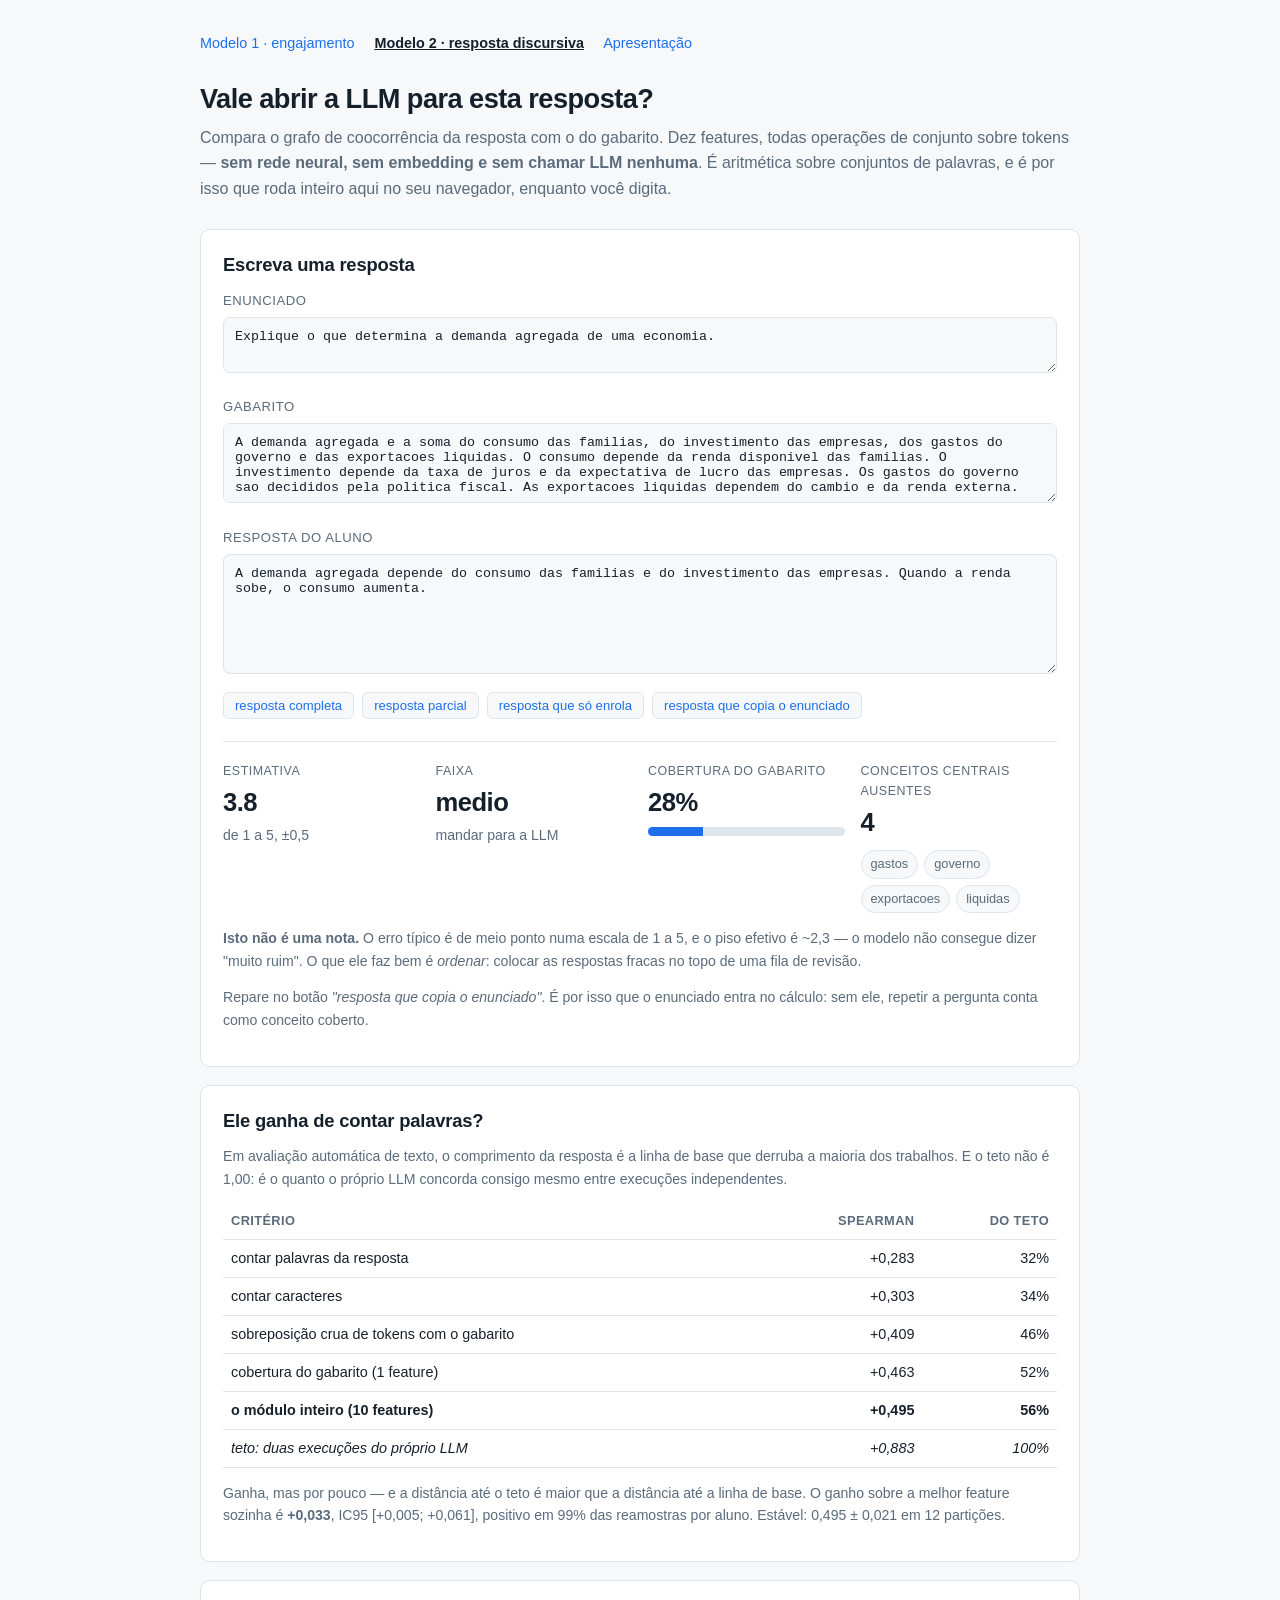
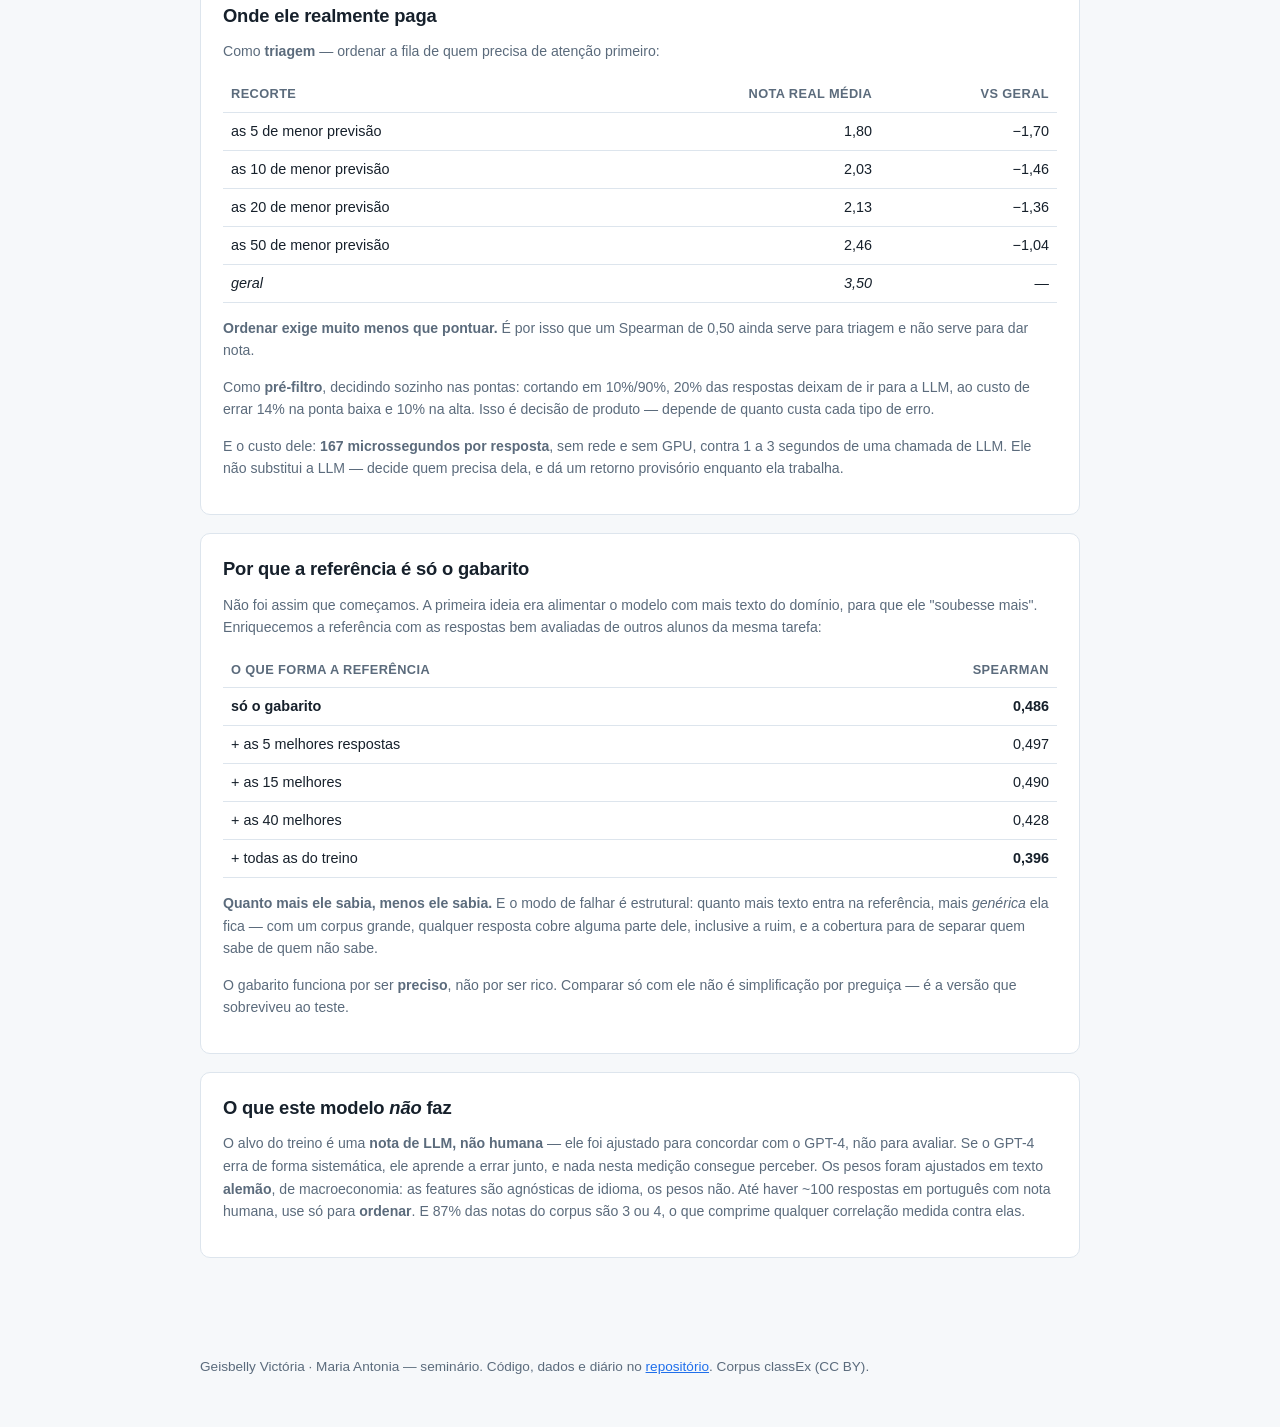
<file: docs/seminario/discursivo.html>
<!doctype html>
<html lang="pt-BR">
<head>
<meta charset="utf-8">
<meta name="viewport" content="width=device-width,initial-scale=1">
<title>Vale abrir a LLM para esta resposta?</title>
<link rel="stylesheet" href="estilo.css">
<style>
textarea{width:100%;min-height:120px;padding:11px;border:1px solid var(--linha);
  border-radius:7px;background:var(--fundo);color:var(--tinta);
  font:15px/1.55 inherit;resize:vertical}
.chips{display:flex;flex-wrap:wrap;gap:6px;margin-top:8px}
.chip{font-size:.8rem;padding:3px 9px;border-radius:20px;border:1px solid var(--linha);
  color:var(--fraco);background:var(--fundo)}
.exemplos{display:flex;flex-wrap:wrap;gap:8px;margin-top:10px}
.exemplos button{font-size:.82rem;padding:5px 11px;border-radius:6px;cursor:pointer;
  border:1px solid var(--linha);background:var(--fundo);color:var(--acento)}
.exemplos button:hover{border-color:var(--acento)}
nav{margin-bottom:22px;font-size:.9rem}
nav a{margin-right:16px;text-decoration:none}
nav a[aria-current]{color:var(--tinta);font-weight:600;text-decoration:underline}
</style>
</head>
<body>
<main>
  <nav>
    <a href="./">Modelo 1 · engajamento</a>
    <a href="discursivo.html" aria-current="page">Modelo 2 · resposta discursiva</a>
    <a href="apresentacao.html">Apresenta&ccedil;&atilde;o</a>
  </nav>

  <h1>Vale abrir a LLM para esta resposta?</h1>
  <p class="sub">Compara o grafo de coocorrência da resposta com o do gabarito.
  Dez features, todas operações de conjunto sobre tokens — <strong>sem rede
  neural, sem embedding e sem chamar LLM nenhuma</strong>. É aritmética sobre
  conjuntos de palavras, e é por isso que roda inteiro aqui no seu navegador,
  enquanto você digita.</p>

  <section>
    <h2 style="margin-top:0">Escreva uma resposta</h2>
    <div style="margin-bottom:16px">
      <label for="enunciado">Enunciado</label>
      <textarea id="enunciado" style="min-height:56px"></textarea>
    </div>
    <div style="margin-bottom:16px">
      <label for="gabarito">Gabarito</label>
      <textarea id="gabarito" style="min-height:80px"></textarea>
    </div>
    <div>
      <label for="resposta">Resposta do aluno</label>
      <textarea id="resposta"></textarea>
      <div class="exemplos">
        <button data-ex="boa">resposta completa</button>
        <button data-ex="parcial">resposta parcial</button>
        <button data-ex="vazia">resposta que só enrola</button>
        <button data-ex="copia">resposta que copia o enunciado</button>
      </div>
    </div>

    <div class="saida">
      <div class="cartao">
        <div class="rot">Estimativa</div>
        <div class="num" id="nota">—</div>
        <div class="nota" style="margin-top:2px">de 1 a 5, ±0,5</div>
      </div>
      <div class="cartao">
        <div class="rot">Faixa</div>
        <div class="num" id="faixa">—</div>
        <div class="nota" id="faixaTxt" style="margin-top:2px"></div>
      </div>
      <div class="cartao">
        <div class="rot">Cobertura do gabarito</div>
        <div class="num" id="cobertura">—</div>
        <div class="barra"><i id="barraCob"></i></div>
      </div>
      <div class="cartao">
        <div class="rot">Conceitos centrais ausentes</div>
        <div class="num" id="nFalta">—</div>
        <div class="chips" id="falta"></div>
      </div>
    </div>

    <p class="nota"><strong>Isto não é uma nota.</strong> O erro típico é de
    meio ponto numa escala de 1 a 5, e o piso efetivo é ~2,3 — o modelo não
    consegue dizer "muito ruim". O que ele faz bem é <em>ordenar</em>: colocar
    as respostas fracas no topo de uma fila de revisão.</p>
    <p class="nota">Repare no botão <em>"resposta que copia o enunciado"</em>.
    É por isso que o enunciado entra no cálculo: sem ele, repetir a pergunta
    conta como conceito coberto.</p>
  </section>

  <section>
    <h2 style="margin-top:0">Ele ganha de contar palavras?</h2>
    <p class="nota" style="margin-top:0">Em avaliação automática de texto, o
    comprimento da resposta é a linha de base que derruba a maioria dos
    trabalhos. E o teto não é 1,00: é o quanto o próprio LLM concorda consigo
    mesmo entre execuções independentes.</p>
    <div class="tabela-rolavel">
      <table>
        <thead><tr><th>critério</th><th>Spearman</th><th>do teto</th></tr></thead>
        <tbody>
          <tr><td>contar palavras da resposta</td><td>+0,283</td><td>32%</td></tr>
          <tr><td>contar caracteres</td><td>+0,303</td><td>34%</td></tr>
          <tr><td>sobreposição crua de tokens com o gabarito</td><td>+0,409</td><td>46%</td></tr>
          <tr><td>cobertura do gabarito (1 feature)</td><td>+0,463</td><td>52%</td></tr>
          <tr><td><strong>o módulo inteiro (10 features)</strong></td>
              <td><strong>+0,495</strong></td><td><strong>56%</strong></td></tr>
          <tr><td><em>teto: duas execuções do próprio LLM</em></td>
              <td><em>+0,883</em></td><td><em>100%</em></td></tr>
        </tbody>
      </table>
    </div>
    <p class="nota">Ganha, mas por pouco — e a distância até o teto é maior que
    a distância até a linha de base. O ganho sobre a melhor feature sozinha é
    <strong>+0,033</strong>, IC95 [+0,005; +0,061], positivo em 99% das
    reamostras por aluno. Estável: 0,495 ± 0,021 em 12 partições.</p>
  </section>

  <section>
    <h2 style="margin-top:0">Onde ele realmente paga</h2>
    <p class="nota" style="margin-top:0">Como <strong>triagem</strong> — ordenar
    a fila de quem precisa de atenção primeiro:</p>
    <div class="tabela-rolavel">
      <table>
        <thead><tr><th>recorte</th><th>nota real média</th><th>vs geral</th></tr></thead>
        <tbody>
          <tr><td>as 5 de menor previsão</td><td>1,80</td><td>−1,70</td></tr>
          <tr><td>as 10 de menor previsão</td><td>2,03</td><td>−1,46</td></tr>
          <tr><td>as 20 de menor previsão</td><td>2,13</td><td>−1,36</td></tr>
          <tr><td>as 50 de menor previsão</td><td>2,46</td><td>−1,04</td></tr>
          <tr><td><em>geral</em></td><td><em>3,50</em></td><td><em>—</em></td></tr>
        </tbody>
      </table>
    </div>
    <p class="nota"><strong>Ordenar exige muito menos que pontuar.</strong> É por
    isso que um Spearman de 0,50 ainda serve para triagem e não serve para dar
    nota.</p>
    <p class="nota">Como <strong>pré-filtro</strong>, decidindo sozinho nas
    pontas: cortando em 10%/90%, 20% das respostas deixam de ir para a LLM, ao
    custo de errar 14% na ponta baixa e 10% na alta. Isso é decisão de produto —
    depende de quanto custa cada tipo de erro.</p>
    <p class="nota">E o custo dele: <strong>167 microssegundos por resposta</strong>,
    sem rede e sem GPU, contra 1 a 3 segundos de uma chamada de LLM. Ele não
    substitui a LLM — decide quem precisa dela, e dá um retorno provisório
    enquanto ela trabalha.</p>
  </section>

  <section>
    <h2 style="margin-top:0">Por que a referência é só o gabarito</h2>
    <p class="nota" style="margin-top:0">Não foi assim que começamos. A primeira
    ideia era alimentar o modelo com mais texto do domínio, para que ele
    "soubesse mais". Enriquecemos a referência com as respostas bem avaliadas de
    outros alunos da mesma tarefa:</p>
    <div class="tabela-rolavel">
      <table>
        <thead><tr><th>o que forma a referência</th><th>Spearman</th></tr></thead>
        <tbody>
          <tr><td><strong>só o gabarito</strong></td><td><strong>0,486</strong></td></tr>
          <tr><td>+ as 5 melhores respostas</td><td>0,497</td></tr>
          <tr><td>+ as 15 melhores</td><td>0,490</td></tr>
          <tr><td>+ as 40 melhores</td><td>0,428</td></tr>
          <tr><td>+ todas as do treino</td><td><strong>0,396</strong></td></tr>
        </tbody>
      </table>
    </div>
    <p class="nota"><strong>Quanto mais ele sabia, menos ele sabia.</strong> E o
    modo de falhar é estrutural: quanto mais texto entra na referência, mais
    <em>genérica</em> ela fica — com um corpus grande, qualquer resposta cobre
    alguma parte dele, inclusive a ruim, e a cobertura para de separar quem sabe
    de quem não sabe.</p>
    <p class="nota">O gabarito funciona por ser <strong>preciso</strong>, não por
    ser rico. Comparar só com ele não é simplificação por preguiça — é a versão
    que sobreviveu ao teste.</p>
  </section>

  <section>
    <h2 style="margin-top:0">O que este modelo <em>não</em> faz</h2>
    <p class="nota" style="margin-top:0">
    O alvo do treino é uma <strong>nota de LLM, não humana</strong> — ele foi
    ajustado para concordar com o GPT-4, não para avaliar. Se o GPT-4 erra de
    forma sistemática, ele aprende a errar junto, e nada nesta medição consegue
    perceber. Os pesos foram ajustados em texto
    <strong>alemão</strong>, de macroeconomia: as features são agnósticas de
    idioma, os pesos não. Até haver ~100 respostas em português com nota humana,
    use só para <strong>ordenar</strong>. E 87% das notas do corpus são 3 ou 4,
    o que comprime qualquer correlação medida contra elas.</p>
  </section>
</main>
<footer>
  Geisbelly Victória · Maria Antonia — seminário. Código, dados e diário no
  <a href="https://github.com/Geisbelly/core-trailup/tree/main/seminario">repositório</a>.
  Corpus classEx (CC BY).
</footer>
<script src="discursivo.js"></script>
<script src="discursivo-ui.js"></script>
</body>
</html>
</file>
<file: docs/seminario/estilo.css>
:root{
  --tinta:#16202b; --fraco:#5b6b7c; --linha:#dde5ed; --fundo:#f6f8fa;
  --papel:#fff; --acento:#1f6feb; --alerta:#b4331f; --ok:#1a7f4b;
  --max:920px;
}
@media (prefers-color-scheme:dark){
  :root{--tinta:#e6edf3;--fraco:#8b98a5;--linha:#2b3440;--fundo:#0d1117;
        --papel:#161b22;--acento:#58a6ff;--alerta:#f0714f;--ok:#4ec98a;}
}
*{box-sizing:border-box}
body{margin:0;background:var(--fundo);color:var(--tinta);
  font:16px/1.6 -apple-system,BlinkMacSystemFont,"Segoe UI",Roboto,sans-serif}
main{max-width:var(--max);margin:0 auto;padding:32px 20px 80px}
h1{font-size:1.7rem;margin:0 0 4px;letter-spacing:-.02em}
h2{font-size:1.15rem;margin:40px 0 10px;letter-spacing:-.01em}
p.sub{color:var(--fraco);margin:0 0 28px}
section{background:var(--papel);border:1px solid var(--linha);border-radius:10px;
  padding:20px 22px;margin-bottom:18px}
label{display:block;font-size:.82rem;color:var(--fraco);margin-bottom:6px;
  text-transform:uppercase;letter-spacing:.04em}
.campos{display:grid;grid-template-columns:repeat(auto-fit,minmax(190px,1fr));gap:18px}
input[type=range]{width:100%;accent-color:var(--acento)}
.valor{font-variant-numeric:tabular-nums;font-weight:600;font-size:1.05rem}
select{width:100%;padding:8px;border:1px solid var(--linha);border-radius:6px;
  background:var(--papel);color:var(--tinta);font-size:.95rem}
.saida{display:grid;grid-template-columns:repeat(auto-fit,minmax(160px,1fr));
  gap:16px;margin-top:22px;padding-top:20px;border-top:1px solid var(--linha)}
.cartao .rot{font-size:.78rem;color:var(--fraco);text-transform:uppercase;
  letter-spacing:.04em}
.cartao .num{font-size:1.6rem;font-weight:650;font-variant-numeric:tabular-nums;
  letter-spacing:-.02em}
.alerta{color:var(--alerta)} .ok{color:var(--ok)}
table{width:100%;border-collapse:collapse;font-size:.9rem;
  font-variant-numeric:tabular-nums}
th,td{text-align:right;padding:7px 8px;border-bottom:1px solid var(--linha)}
th:first-child,td:first-child{text-align:left}
th{font-weight:600;color:var(--fraco);font-size:.8rem;text-transform:uppercase;
  letter-spacing:.03em}
.tabela-rolavel{overflow-x:auto}
.nota{font-size:.88rem;color:var(--fraco);margin-top:14px}
.barra{height:9px;background:var(--linha);border-radius:5px;overflow:hidden;margin-top:5px}
.barra i{display:block;height:100%;background:var(--acento)}
code{background:var(--fundo);padding:2px 5px;border-radius:4px;font-size:.87em}
.aviso{border-left:3px solid var(--alerta);padding-left:14px;margin:18px 0;
  font-size:.92rem;color:var(--fraco)}
footer{max-width:var(--max);margin:0 auto;padding:0 20px 50px;
  color:var(--fraco);font-size:.85rem}
a{color:var(--acento)}
</file>
<file: seminario/docs/estilo.css>
:root{
  --tinta:#16202b; --fraco:#5b6b7c; --linha:#dde5ed; --fundo:#f6f8fa;
  --papel:#fff; --acento:#1f6feb; --alerta:#b4331f; --ok:#1a7f4b;
  --max:920px;
}
@media (prefers-color-scheme:dark){
  :root{--tinta:#e6edf3;--fraco:#8b98a5;--linha:#2b3440;--fundo:#0d1117;
        --papel:#161b22;--acento:#58a6ff;--alerta:#f0714f;--ok:#4ec98a;}
}
*{box-sizing:border-box}
body{margin:0;background:var(--fundo);color:var(--tinta);
  font:16px/1.6 -apple-system,BlinkMacSystemFont,"Segoe UI",Roboto,sans-serif}
main{max-width:var(--max);margin:0 auto;padding:32px 20px 80px}
h1{font-size:1.7rem;margin:0 0 4px;letter-spacing:-.02em}
h2{font-size:1.15rem;margin:40px 0 10px;letter-spacing:-.01em}
p.sub{color:var(--fraco);margin:0 0 28px}
section{background:var(--papel);border:1px solid var(--linha);border-radius:10px;
  padding:20px 22px;margin-bottom:18px}
label{display:block;font-size:.82rem;color:var(--fraco);margin-bottom:6px;
  text-transform:uppercase;letter-spacing:.04em}
.campos{display:grid;grid-template-columns:repeat(auto-fit,minmax(190px,1fr));gap:18px}
input[type=range]{width:100%;accent-color:var(--acento)}
.valor{font-variant-numeric:tabular-nums;font-weight:600;font-size:1.05rem}
select{width:100%;padding:8px;border:1px solid var(--linha);border-radius:6px;
  background:var(--papel);color:var(--tinta);font-size:.95rem}
.saida{display:grid;grid-template-columns:repeat(auto-fit,minmax(160px,1fr));
  gap:16px;margin-top:22px;padding-top:20px;border-top:1px solid var(--linha)}
.cartao .rot{font-size:.78rem;color:var(--fraco);text-transform:uppercase;
  letter-spacing:.04em}
.cartao .num{font-size:1.6rem;font-weight:650;font-variant-numeric:tabular-nums;
  letter-spacing:-.02em}
.alerta{color:var(--alerta)} .ok{color:var(--ok)}
table{width:100%;border-collapse:collapse;font-size:.9rem;
  font-variant-numeric:tabular-nums}
th,td{text-align:right;padding:7px 8px;border-bottom:1px solid var(--linha)}
th:first-child,td:first-child{text-align:left}
th{font-weight:600;color:var(--fraco);font-size:.8rem;text-transform:uppercase;
  letter-spacing:.03em}
.tabela-rolavel{overflow-x:auto}
.nota{font-size:.88rem;color:var(--fraco);margin-top:14px}
.barra{height:9px;background:var(--linha);border-radius:5px;overflow:hidden;margin-top:5px}
.barra i{display:block;height:100%;background:var(--acento)}
code{background:var(--fundo);padding:2px 5px;border-radius:4px;font-size:.87em}
.aviso{border-left:3px solid var(--alerta);padding-left:14px;margin:18px 0;
  font-size:.92rem;color:var(--fraco)}
footer{max-width:var(--max);margin:0 auto;padding:0 20px 50px;
  color:var(--fraco);font-size:.85rem}
a{color:var(--acento)}
</file>
